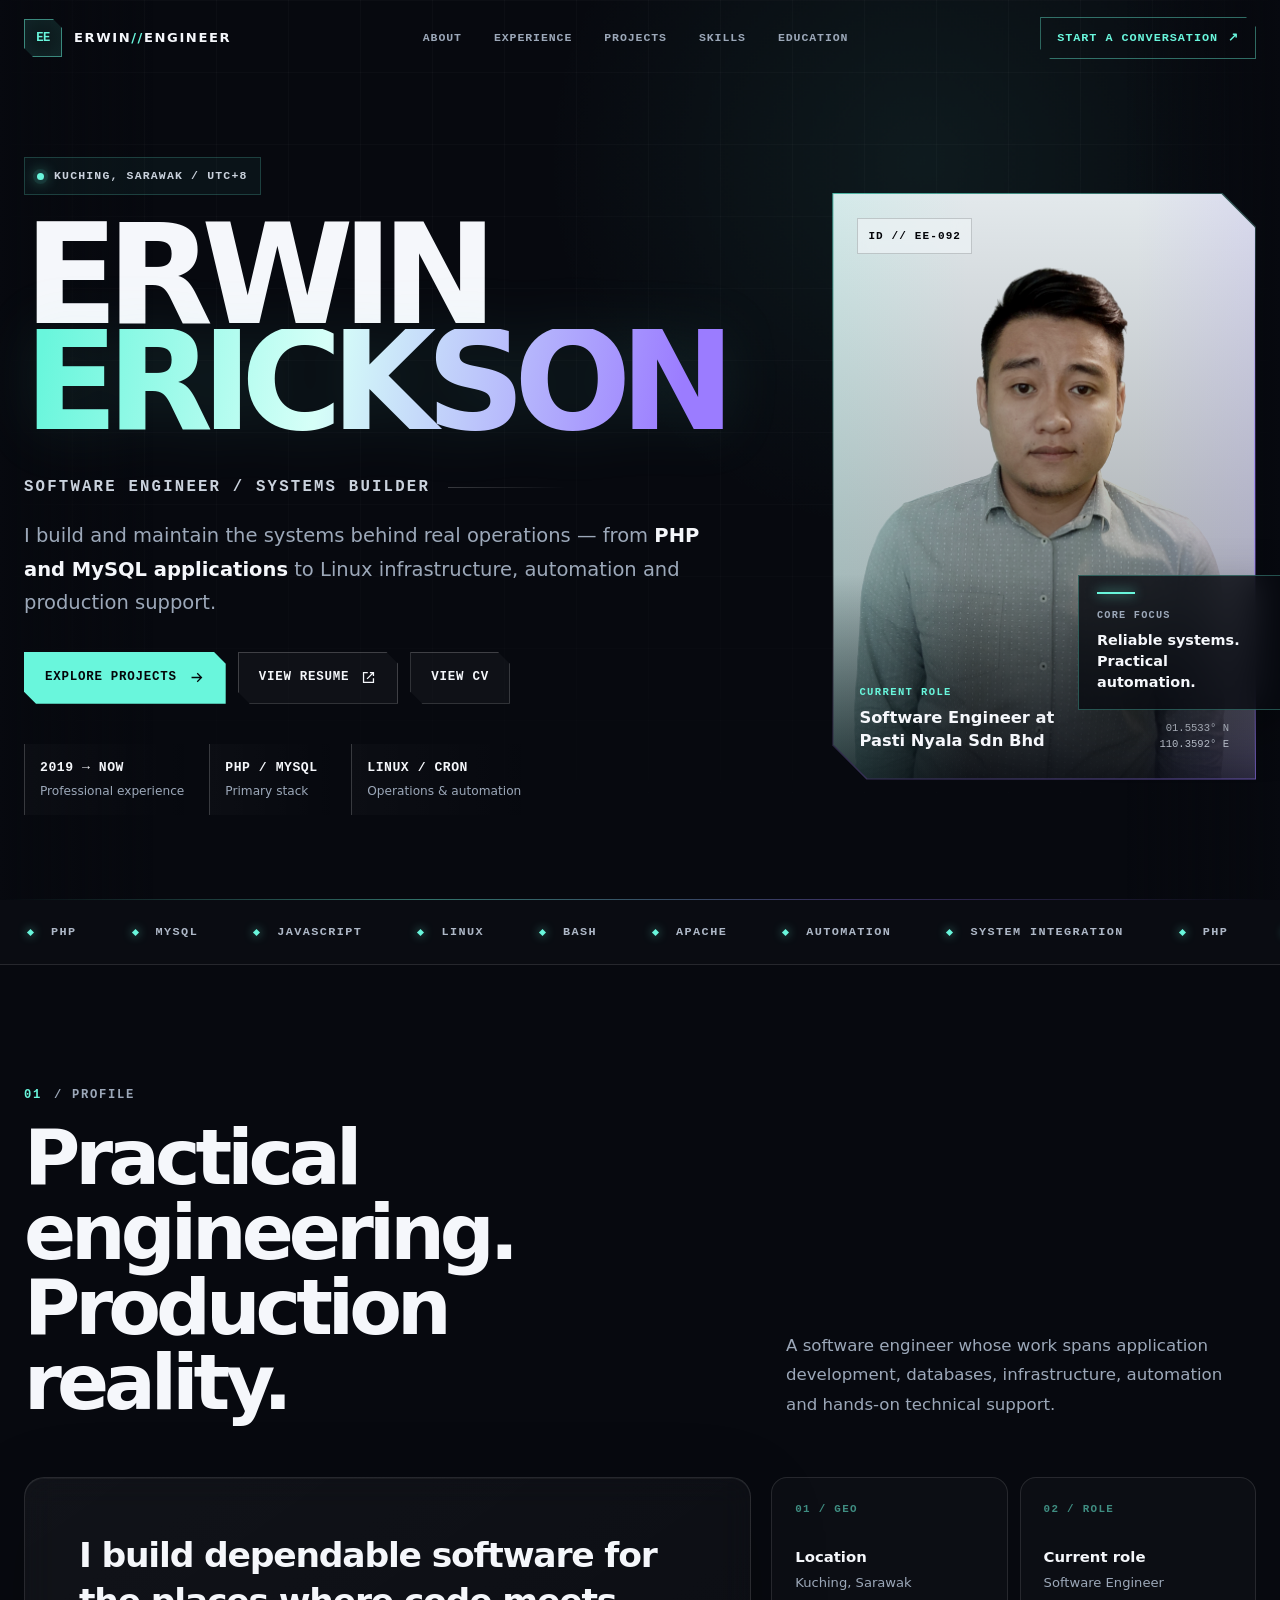
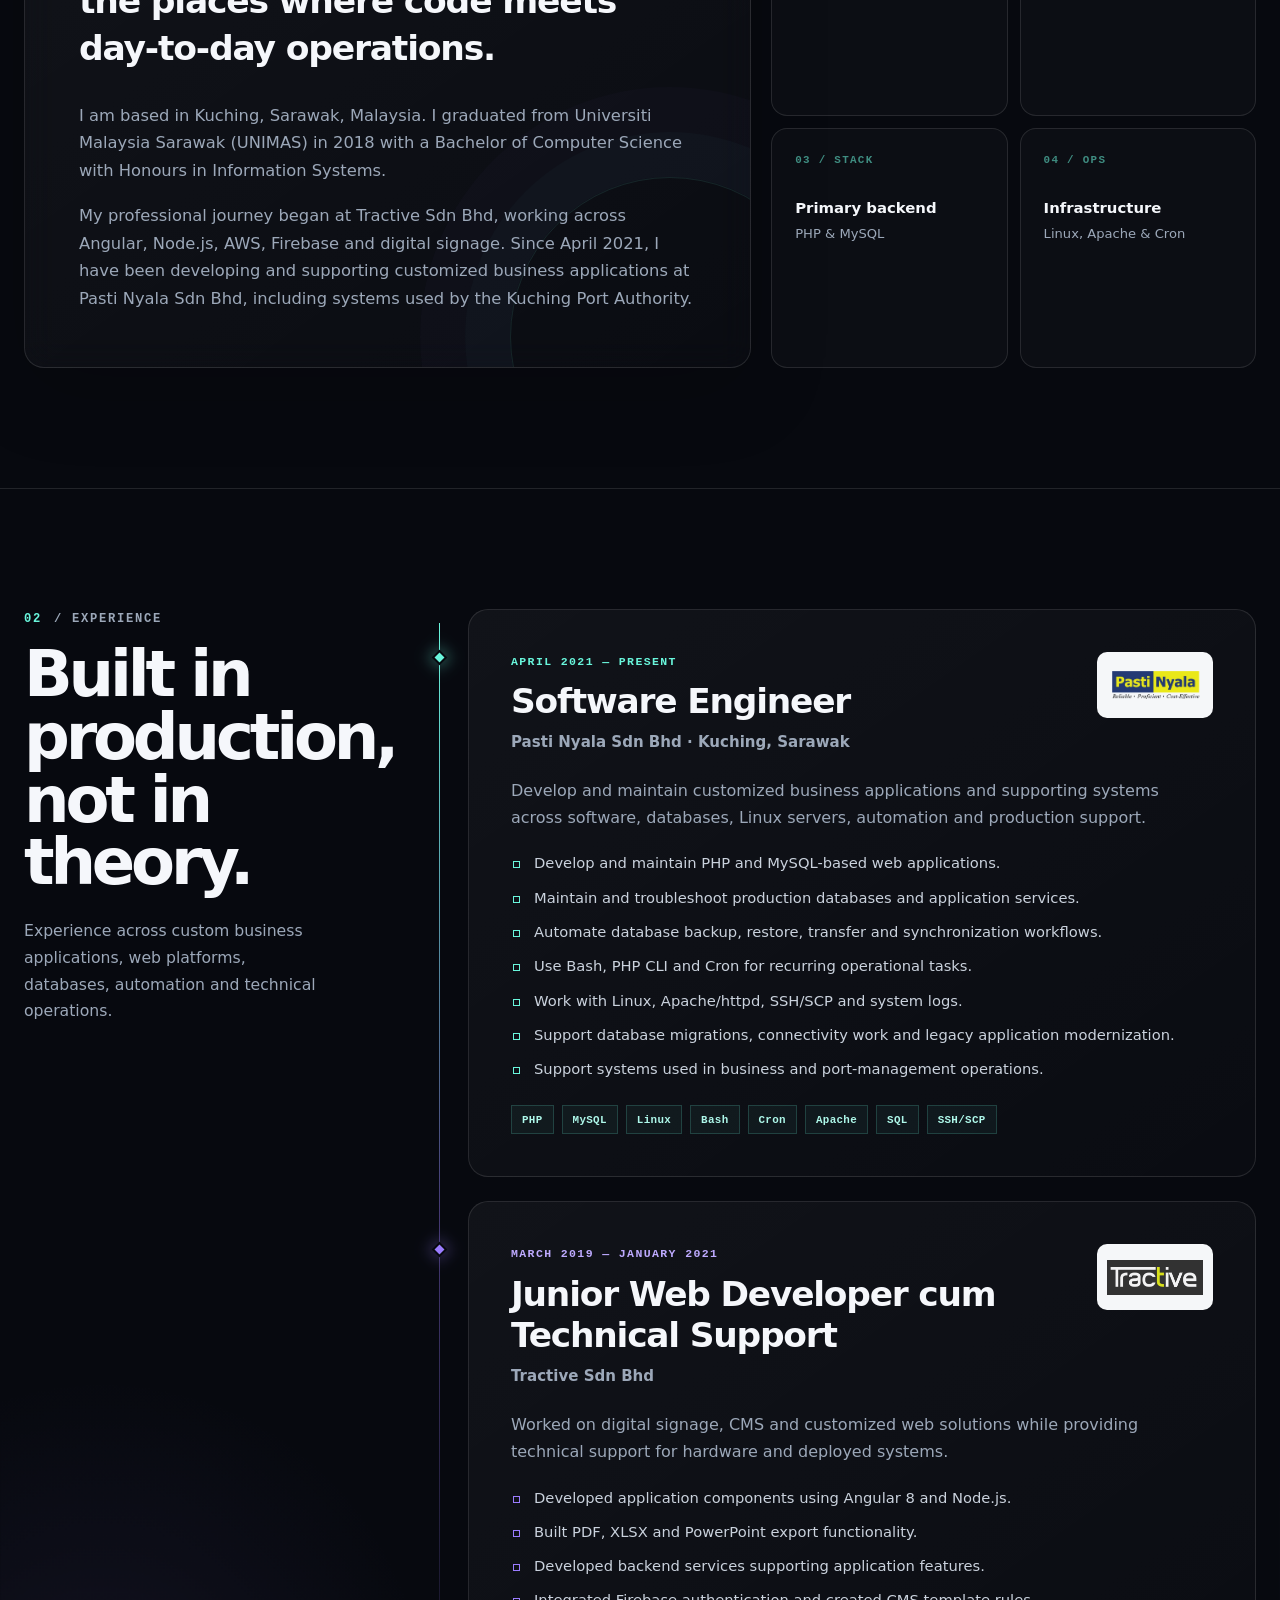
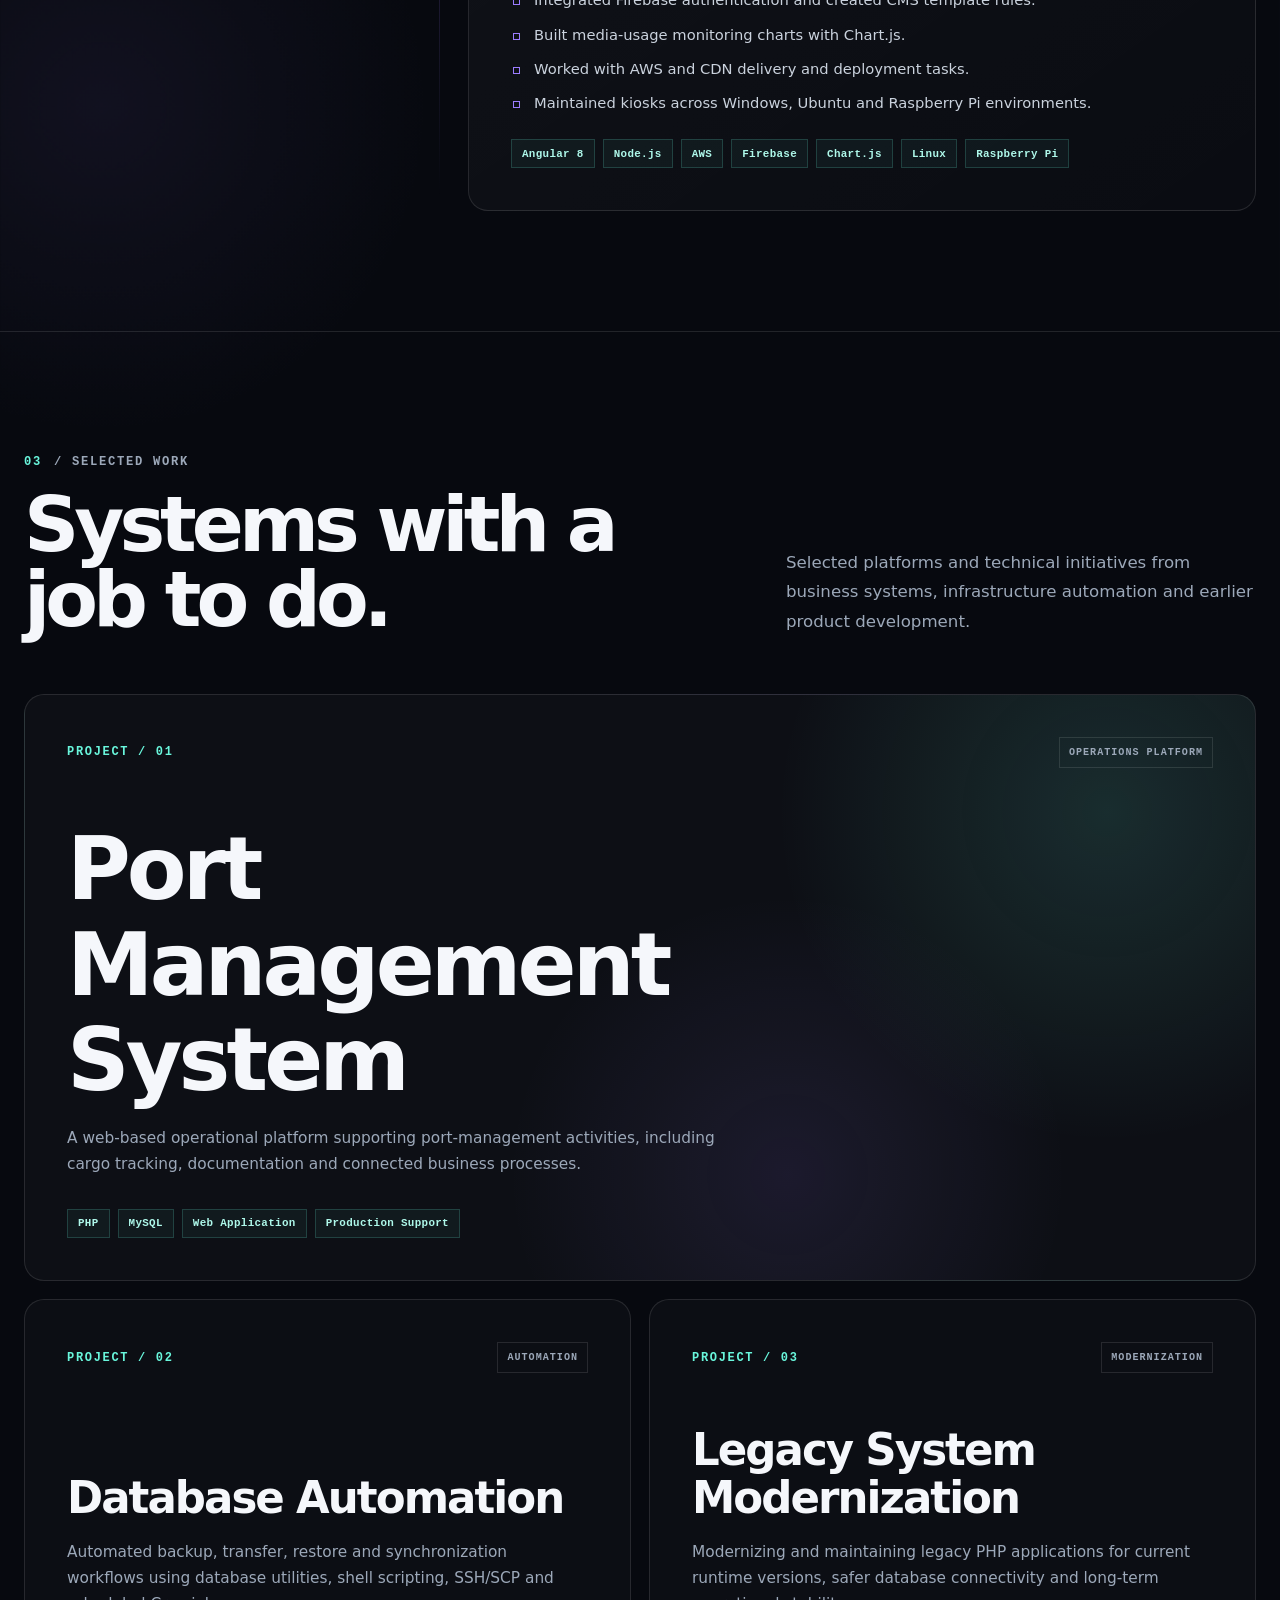
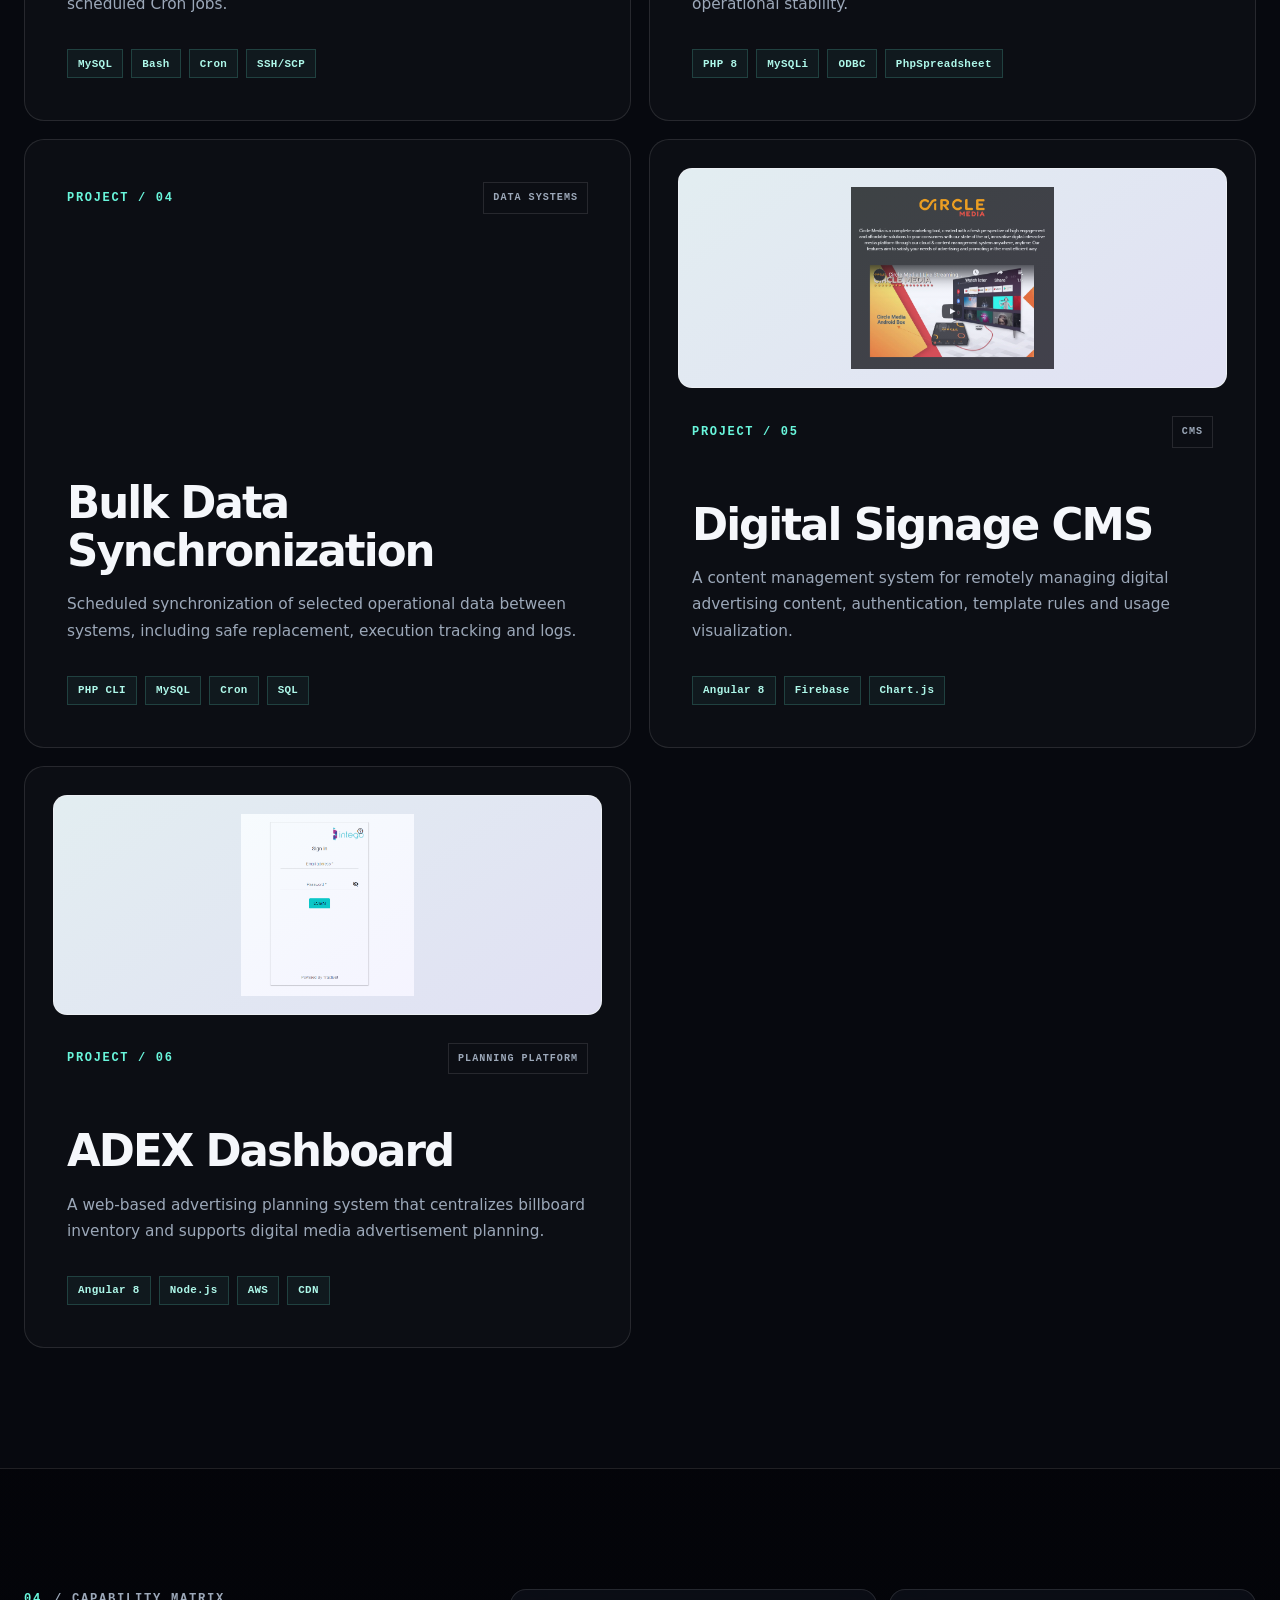
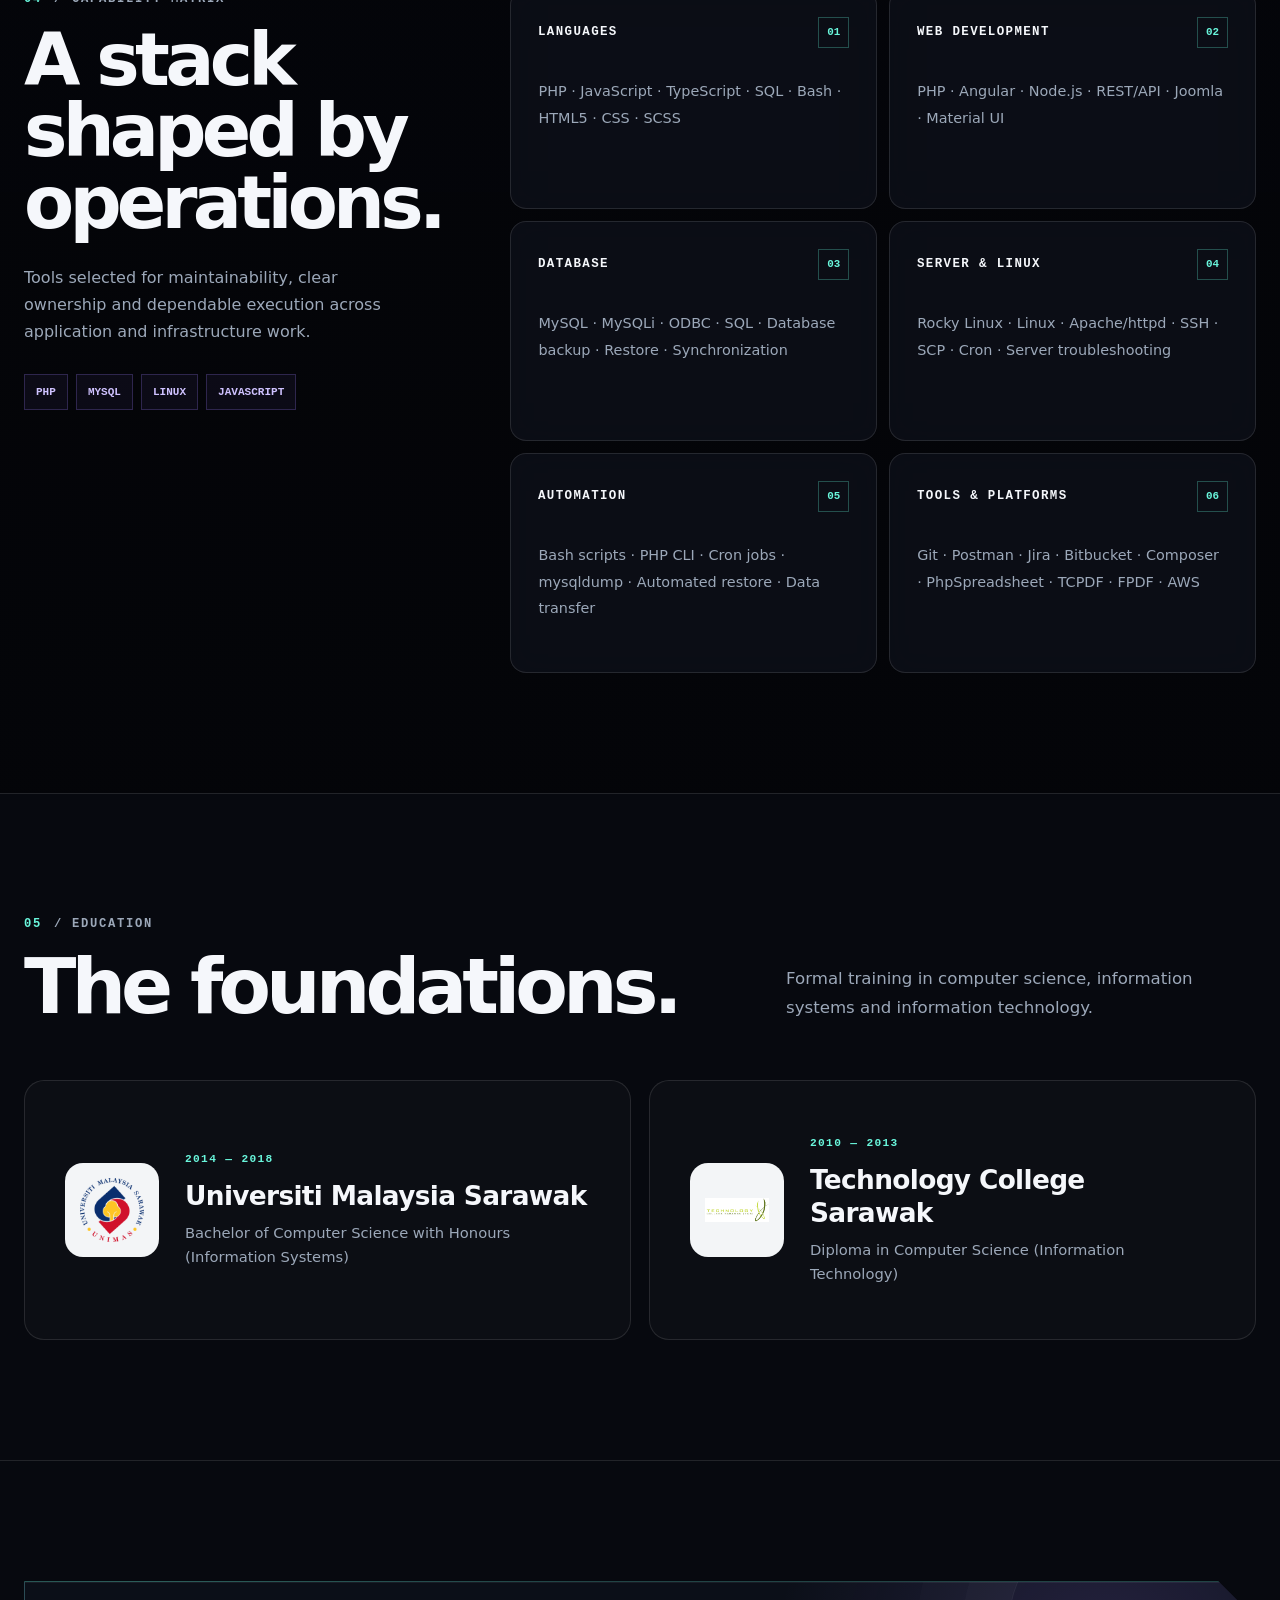
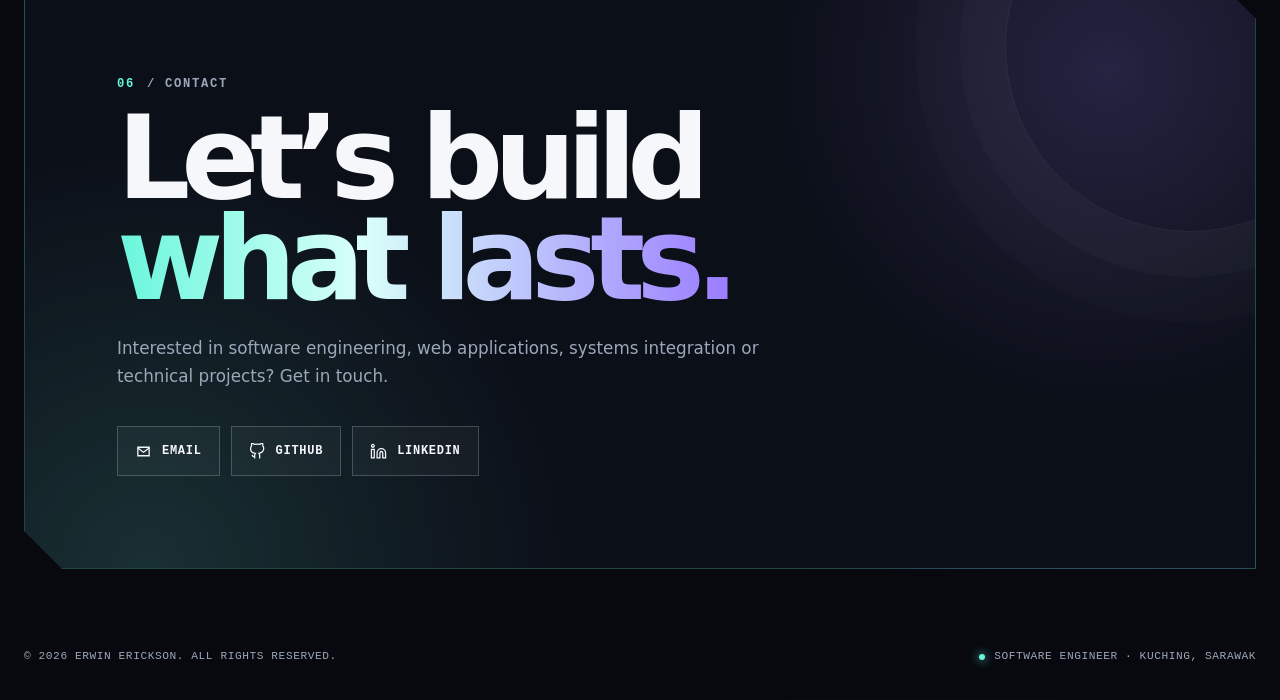
<file: index.html>
<!DOCTYPE html>
<html lang="en">
<head>
    <meta charset="UTF-8">
    <meta name="viewport" content="width=device-width, initial-scale=1.0">
    <meta name="description" content="Erwin Erickson — Software Engineer in Kuching, Sarawak, building dependable web applications, database automation, Linux infrastructure and production systems.">
    <meta name="author" content="Erwin Erickson">
    <meta name="theme-color" content="#07090f">
    <meta name="color-scheme" content="dark">
    <title>Erwin Erickson | Software Engineer</title>
    <script>document.documentElement.classList.add('js');</script>

    <style>
        :root {
            --bg: #07090f;
            --bg-deep: #040509;
            --surface: rgba(15, 19, 29, 0.78);
            --surface-solid: #0f131d;
            --surface-2: #141a26;
            --text: #f5f7fb;
            --muted: #9ca8b9;
            --soft: #cad2dd;
            --line: rgba(255, 255, 255, 0.11);
            --line-strong: rgba(255, 255, 255, 0.2);
            --cyan: #69f6dc;
            --cyan-dark: #24cdb2;
            --violet: #9b7cff;
            --blue: #58a6ff;
            --danger: #ff6b91;
            --max-width: 1240px;
            --header-height: 76px;
            --mx: 72vw;
            --my: 18vh;
            --radius: 20px;
            --ease: cubic-bezier(.2, .75, .25, 1);
        }

        *,
        *::before,
        *::after {
            box-sizing: border-box;
        }

        html {
            scroll-behavior: smooth;
            scroll-padding-top: calc(var(--header-height) + 24px);
        }

        body {
            min-width: 320px;
            margin: 0;
            overflow-x: clip;
            background:
                radial-gradient(900px circle at var(--mx) var(--my), rgba(105, 246, 220, 0.075), transparent 42%),
                radial-gradient(750px circle at 8% 38%, rgba(155, 124, 255, 0.07), transparent 44%),
                var(--bg);
            color: var(--text);
            font-family: Inter, ui-sans-serif, system-ui, -apple-system, BlinkMacSystemFont, "Segoe UI", sans-serif;
            font-size: 16px;
            line-height: 1.7;
            -webkit-font-smoothing: antialiased;
            text-rendering: optimizeLegibility;
        }

        body.menu-open {
            overflow: hidden;
        }

        body::before {
            position: fixed;
            inset: 0;
            z-index: -2;
            background-image:
                linear-gradient(rgba(255, 255, 255, 0.025) 1px, transparent 1px),
                linear-gradient(90deg, rgba(255, 255, 255, 0.025) 1px, transparent 1px);
            background-size: 72px 72px;
            content: "";
            pointer-events: none;
            -webkit-mask-image: linear-gradient(to bottom, black 0%, rgba(0, 0, 0, .75) 60%, transparent 100%);
            mask-image: linear-gradient(to bottom, black 0%, rgba(0, 0, 0, .75) 60%, transparent 100%);
        }

        body::after {
            position: fixed;
            inset: 0;
            z-index: -1;
            background: linear-gradient(90deg, var(--bg) 0%, transparent 12%, transparent 88%, var(--bg) 100%);
            content: "";
            pointer-events: none;
        }

        ::selection {
            background: var(--cyan);
            color: var(--bg-deep);
        }

        a {
            color: inherit;
            text-decoration: none;
        }

        img {
            display: block;
            max-width: 100%;
        }

        button,
        a {
            -webkit-tap-highlight-color: transparent;
        }

        button {
            font: inherit;
        }

        :focus-visible {
            outline: 2px solid var(--cyan);
            outline-offset: 4px;
        }

        .skip-link {
            position: fixed;
            top: 12px;
            left: 12px;
            z-index: 3000;
            padding: 10px 15px;
            transform: translateY(-160%);
            border-radius: 8px;
            background: var(--cyan);
            color: var(--bg-deep);
            font-weight: 800;
            transition: transform .2s ease;
        }

        .skip-link:focus {
            transform: translateY(0);
        }

        .scroll-progress {
            position: fixed;
            top: 0;
            left: 0;
            z-index: 2500;
            width: 100%;
            height: 2px;
            transform: scaleX(0);
            transform-origin: left;
            background: linear-gradient(90deg, var(--cyan), var(--blue), var(--violet));
            box-shadow: 0 0 18px rgba(105, 246, 220, .65);
        }

        .container {
            width: min(calc(100% - 48px), var(--max-width));
            margin-inline: auto;
        }

        .mono {
            font-family: "Cascadia Code", "SFMono-Regular", Consolas, "Liberation Mono", monospace;
        }

        .eyebrow {
            display: inline-flex;
            align-items: center;
            gap: 10px;
            margin: 0 0 20px;
            color: var(--cyan);
            font-family: "Cascadia Code", "SFMono-Regular", Consolas, monospace;
            font-size: .78rem;
            font-weight: 700;
            letter-spacing: .15em;
            line-height: 1.4;
            text-transform: uppercase;
        }

        .eyebrow::before {
            width: 28px;
            height: 1px;
            background: currentColor;
            box-shadow: 0 0 12px currentColor;
            content: "";
        }

        .section-shell {
            position: relative;
            padding: 120px 0;
        }

        .section-shell + .section-shell {
            border-top: 1px solid var(--line);
        }

        .section-head {
            display: grid;
            grid-template-columns: minmax(0, 1fr) minmax(280px, 470px);
            gap: 64px;
            align-items: end;
            margin-bottom: 56px;
        }

        .section-index {
            display: flex;
            align-items: center;
            gap: 12px;
            margin-bottom: 14px;
            color: var(--cyan);
            font-family: "Cascadia Code", "SFMono-Regular", Consolas, monospace;
            font-size: .76rem;
            font-weight: 700;
            letter-spacing: .14em;
            text-transform: uppercase;
        }

        .section-index span {
            color: var(--muted);
        }

        h1,
        h2,
        h3,
        p {
            margin-top: 0;
        }

        h2 {
            max-width: 800px;
            margin-bottom: 0;
            font-size: clamp(2.6rem, 6vw, 5.8rem);
            font-weight: 760;
            letter-spacing: -.065em;
            line-height: .98;
        }

        .section-intro {
            margin-bottom: 2px;
            color: var(--muted);
            font-size: 1.04rem;
            line-height: 1.75;
        }

        .panel {
            border: 1px solid var(--line);
            background: linear-gradient(145deg, rgba(255, 255, 255, .045), rgba(255, 255, 255, .015));
            box-shadow: inset 0 1px 0 rgba(255, 255, 255, .045), 0 22px 80px rgba(0, 0, 0, .18);
            backdrop-filter: blur(16px);
        }

        /* Header */
        .site-header {
            position: fixed;
            top: 0;
            right: 0;
            left: 0;
            z-index: 2000;
            border-bottom: 1px solid transparent;
            transition: background .25s ease, border-color .25s ease;
        }

        .site-header.is-scrolled {
            border-color: var(--line);
            background: rgba(7, 9, 15, .78);
            backdrop-filter: blur(20px) saturate(135%);
        }

        .nav {
            position: relative;
            display: flex;
            min-height: var(--header-height);
            align-items: center;
            justify-content: space-between;
            gap: 28px;
        }

        .brand {
            display: inline-flex;
            align-items: center;
            gap: 12px;
            min-width: max-content;
            font-size: .82rem;
            font-weight: 800;
            letter-spacing: .12em;
            line-height: 1;
        }

        .brand-mark {
            display: grid;
            width: 38px;
            height: 38px;
            place-items: center;
            border: 1px solid rgba(105, 246, 220, .5);
            background: rgba(105, 246, 220, .08);
            color: var(--cyan);
            font-family: "Cascadia Code", "SFMono-Regular", Consolas, monospace;
            font-size: .76rem;
            letter-spacing: -.04em;
            box-shadow: inset 0 0 18px rgba(105, 246, 220, .06), 0 0 24px rgba(105, 246, 220, .07);
            clip-path: polygon(0 0, calc(100% - 9px) 0, 100% 9px, 100% 100%, 9px 100%, 0 calc(100% - 9px));
        }

        .brand-slash {
            color: var(--cyan);
        }

        .nav-links {
            display: flex;
            align-items: center;
            gap: 6px;
            margin: 0;
            padding: 0;
            list-style: none;
        }

        .nav-links a {
            position: relative;
            display: block;
            padding: 12px 13px;
            color: var(--muted);
            font-family: "Cascadia Code", "SFMono-Regular", Consolas, monospace;
            font-size: .72rem;
            font-weight: 700;
            letter-spacing: .08em;
            text-transform: uppercase;
            transition: color .2s ease;
        }

        .nav-links a::after {
            position: absolute;
            right: 13px;
            bottom: 5px;
            left: 13px;
            height: 1px;
            transform: scaleX(0);
            transform-origin: left;
            background: var(--cyan);
            box-shadow: 0 0 9px var(--cyan);
            content: "";
            transition: transform .25s var(--ease);
        }

        .nav-links a:hover,
        .nav-links a.is-active {
            color: var(--text);
        }

        .nav-links a:hover::after,
        .nav-links a.is-active::after {
            transform: scaleX(1);
        }

        .nav-cta {
            display: inline-flex;
            min-height: 42px;
            align-items: center;
            gap: 10px;
            padding: 0 16px;
            border: 1px solid rgba(105, 246, 220, .42);
            color: var(--cyan);
            font-family: "Cascadia Code", "SFMono-Regular", Consolas, monospace;
            font-size: .74rem;
            font-weight: 700;
            letter-spacing: .08em;
            text-transform: uppercase;
            transition: background .2s ease, color .2s ease, box-shadow .2s ease;
            clip-path: polygon(0 0, calc(100% - 10px) 0, 100% 10px, 100% 100%, 10px 100%, 0 calc(100% - 10px));
        }

        .nav-cta:hover {
            background: var(--cyan);
            color: var(--bg-deep);
            box-shadow: 0 0 30px rgba(105, 246, 220, .18);
        }

        .menu-toggle {
            display: none;
            width: 44px;
            height: 44px;
            cursor: pointer;
            border: 1px solid var(--line-strong);
            background: rgba(255, 255, 255, .03);
            color: var(--text);
        }

        .menu-toggle span,
        .menu-toggle::before,
        .menu-toggle::after {
            display: block;
            width: 19px;
            height: 1px;
            margin: 0 auto;
            background: currentColor;
            content: "";
            transition: transform .25s ease, opacity .2s ease;
        }

        .menu-toggle span {
            margin-block: 5px;
        }

        .menu-toggle[aria-expanded="true"]::before {
            transform: translateY(6px) rotate(45deg);
        }

        .menu-toggle[aria-expanded="true"] span {
            opacity: 0;
        }

        .menu-toggle[aria-expanded="true"]::after {
            transform: translateY(-6px) rotate(-45deg);
        }

        /* Hero */
        .hero {
            position: relative;
            display: grid;
            min-height: 100svh;
            align-items: center;
            padding: calc(var(--header-height) + 70px) 0 74px;
        }

        .hero::after {
            position: absolute;
            right: 0;
            bottom: 0;
            left: 0;
            height: 1px;
            background: linear-gradient(90deg, transparent, rgba(105, 246, 220, .45), rgba(155, 124, 255, .35), transparent);
            content: "";
        }

        .hero-grid {
            display: grid;
            grid-template-columns: minmax(0, 1.25fr) minmax(360px, .75fr);
            gap: clamp(54px, 8vw, 112px);
            align-items: center;
        }

        .hero-status {
            display: inline-flex;
            align-items: center;
            gap: 10px;
            margin-bottom: 28px;
            padding: 8px 12px;
            border: 1px solid rgba(105, 246, 220, .2);
            background: rgba(105, 246, 220, .045);
            color: var(--soft);
            font-family: "Cascadia Code", "SFMono-Regular", Consolas, monospace;
            font-size: .72rem;
            font-weight: 700;
            letter-spacing: .1em;
            text-transform: uppercase;
        }

        .status-dot {
            width: 7px;
            height: 7px;
            border-radius: 50%;
            background: var(--cyan);
            box-shadow: 0 0 0 4px rgba(105, 246, 220, .08), 0 0 14px var(--cyan);
            animation: pulse 2.6s ease-in-out infinite;
        }

        .hero h1 {
            max-width: 900px;
            margin: 0 0 26px;
            font-size: clamp(4.4rem, 10.8vw, 10.2rem);
            font-weight: 800;
            letter-spacing: -.085em;
            line-height: .77;
            text-transform: uppercase;
        }

        .hero h1 .first-name {
            display: block;
            color: var(--text);
        }

        .hero h1 .last-name {
            display: block;
            padding-bottom: .09em;
            background: linear-gradient(100deg, var(--cyan) 3%, #d6fff8 42%, var(--violet) 92%);
            -webkit-background-clip: text;
            background-clip: text;
            color: transparent;
            filter: drop-shadow(0 0 28px rgba(105, 246, 220, .1));
        }

        .hero-role {
            display: flex;
            align-items: center;
            gap: 18px;
            margin: 0 0 18px;
            color: var(--soft);
            font-family: "Cascadia Code", "SFMono-Regular", Consolas, monospace;
            font-size: clamp(.8rem, 1.4vw, .98rem);
            font-weight: 700;
            letter-spacing: .14em;
            text-transform: uppercase;
        }

        .hero-role::after {
            width: min(120px, 16vw);
            height: 1px;
            background: linear-gradient(90deg, var(--line-strong), transparent);
            content: "";
        }

        .hero-description {
            max-width: 710px;
            margin-bottom: 32px;
            color: var(--muted);
            font-size: clamp(1.04rem, 1.8vw, 1.22rem);
            line-height: 1.72;
        }

        .hero-description strong {
            color: var(--text);
            font-weight: 650;
        }

        .hero-actions {
            display: flex;
            flex-wrap: wrap;
            gap: 12px;
            margin-bottom: 40px;
        }

        .button {
            display: inline-flex;
            min-height: 52px;
            align-items: center;
            justify-content: center;
            gap: 11px;
            padding: 0 20px;
            border: 1px solid transparent;
            background: var(--cyan);
            color: var(--bg-deep);
            font-family: "Cascadia Code", "SFMono-Regular", Consolas, monospace;
            font-size: .78rem;
            font-weight: 800;
            letter-spacing: .06em;
            text-transform: uppercase;
            transition: transform .25s var(--ease), box-shadow .25s ease, background .25s ease, border-color .25s ease;
            clip-path: polygon(0 0, calc(100% - 12px) 0, 100% 12px, 100% 100%, 12px 100%, 0 calc(100% - 12px));
        }

        .button:hover {
            transform: translateY(-3px);
            box-shadow: 0 12px 34px rgba(105, 246, 220, .18);
        }

        .button.secondary {
            border-color: var(--line-strong);
            background: rgba(255, 255, 255, .035);
            color: var(--text);
        }

        .button.secondary:hover {
            border-color: rgba(105, 246, 220, .45);
            background: rgba(105, 246, 220, .07);
        }

        .button svg,
        .contact-link svg {
            width: 17px;
            height: 17px;
            flex: 0 0 auto;
        }

        .hero-metrics {
            display: flex;
            flex-wrap: wrap;
            gap: 10px;
            margin: 0;
            padding: 0;
            list-style: none;
        }

        .hero-metrics li {
            min-width: 132px;
            padding: 13px 15px;
            border-left: 1px solid var(--line-strong);
            background: linear-gradient(90deg, rgba(255, 255, 255, .025), transparent);
        }

        .hero-metrics strong {
            display: block;
            color: var(--text);
            font-family: "Cascadia Code", "SFMono-Regular", Consolas, monospace;
            font-size: .82rem;
            font-weight: 800;
            letter-spacing: .04em;
        }

        .hero-metrics span {
            display: block;
            margin-top: 2px;
            color: var(--muted);
            font-size: .76rem;
        }

        .hero-visual {
            position: relative;
            width: min(100%, 465px);
            justify-self: end;
            perspective: 1000px;
        }

        .portrait-shell {
            position: relative;
            padding: 1px;
            background: linear-gradient(145deg, rgba(105, 246, 220, .72), rgba(255, 255, 255, .08) 48%, rgba(155, 124, 255, .64));
            box-shadow: 0 38px 100px rgba(0, 0, 0, .38), 0 0 80px rgba(105, 246, 220, .07);
            transition: transform .25s ease-out;
            clip-path: polygon(0 0, calc(100% - 34px) 0, 100% 34px, 100% 100%, 34px 100%, 0 calc(100% - 34px));
            transform-style: preserve-3d;
        }

        .portrait-panel {
            position: relative;
            overflow: hidden;
            min-height: 585px;
            background:
                linear-gradient(180deg, rgba(7, 9, 15, .02), rgba(7, 9, 15, .38)),
                #e7edf0;
            clip-path: inherit;
        }

        .portrait-panel::before {
            position: absolute;
            inset: 0;
            z-index: 1;
            background:
                linear-gradient(90deg, rgba(105, 246, 220, .12), transparent 32%, transparent 72%, rgba(155, 124, 255, .13)),
                linear-gradient(180deg, transparent 65%, rgba(7, 9, 15, .86));
            content: "";
            pointer-events: none;
        }

        .portrait-panel::after {
            position: absolute;
            top: 0;
            right: 0;
            bottom: 0;
            z-index: 2;
            width: 1px;
            background: linear-gradient(transparent, var(--violet), transparent);
            content: "";
            opacity: .7;
            animation: scan 5s ease-in-out infinite;
        }

        .portrait-panel img {
            position: absolute;
            inset: 0;
            width: 100%;
            height: 100%;
            object-fit: cover;
            object-position: center top;
            filter: saturate(.85) contrast(1.03);
            mix-blend-mode: multiply;
        }

        .portrait-code {
            position: absolute;
            top: 24px;
            left: 24px;
            z-index: 3;
            display: inline-flex;
            align-items: center;
            gap: 8px;
            padding: 8px 10px;
            border: 1px solid rgba(7, 9, 15, .18);
            background: rgba(237, 243, 245, .72);
            color: var(--bg-deep);
            font-family: "Cascadia Code", "SFMono-Regular", Consolas, monospace;
            font-size: .69rem;
            font-weight: 800;
            letter-spacing: .1em;
            backdrop-filter: blur(9px);
        }

        .portrait-caption {
            position: absolute;
            right: 26px;
            bottom: 26px;
            left: 26px;
            z-index: 3;
            display: flex;
            align-items: end;
            justify-content: space-between;
            gap: 20px;
        }

        .portrait-caption small {
            display: block;
            margin-bottom: 5px;
            color: var(--cyan);
            font-family: "Cascadia Code", "SFMono-Regular", Consolas, monospace;
            font-size: .66rem;
            font-weight: 700;
            letter-spacing: .13em;
            text-transform: uppercase;
        }

        .portrait-caption strong {
            display: block;
            max-width: 230px;
            font-size: 1.02rem;
            line-height: 1.4;
        }

        .portrait-caption .coordinates {
            color: #c4cbd7;
            font-family: "Cascadia Code", "SFMono-Regular", Consolas, monospace;
            font-size: .66rem;
            line-height: 1.5;
            text-align: right;
        }

        .floating-card {
            position: absolute;
            right: -32px;
            bottom: 70px;
            z-index: 4;
            width: 210px;
            padding: 16px 18px;
            border: 1px solid rgba(105, 246, 220, .3);
            background: rgba(7, 9, 15, .82);
            box-shadow: 0 18px 50px rgba(0, 0, 0, .34);
            backdrop-filter: blur(18px);
        }

        .floating-card::before {
            display: block;
            width: 38px;
            height: 2px;
            margin-bottom: 13px;
            background: var(--cyan);
            box-shadow: 0 0 12px var(--cyan);
            content: "";
        }

        .floating-card small {
            display: block;
            color: var(--muted);
            font-family: "Cascadia Code", "SFMono-Regular", Consolas, monospace;
            font-size: .64rem;
            font-weight: 700;
            letter-spacing: .12em;
            text-transform: uppercase;
        }

        .floating-card strong {
            display: block;
            margin-top: 5px;
            color: var(--text);
            font-size: .9rem;
            line-height: 1.45;
        }

        .side-code {
            position: absolute;
            top: 16px;
            right: -62px;
            color: rgba(255, 255, 255, .32);
            font-family: "Cascadia Code", "SFMono-Regular", Consolas, monospace;
            font-size: .62rem;
            font-weight: 700;
            letter-spacing: .16em;
            text-transform: uppercase;
            writing-mode: vertical-rl;
        }

        .tech-strip {
            overflow: hidden;
            border-bottom: 1px solid var(--line);
            background: rgba(255, 255, 255, .015);
        }

        .tech-track {
            display: flex;
            width: max-content;
            animation: marquee 34s linear infinite;
        }

        .tech-list {
            display: flex;
            margin: 0;
            padding: 0;
            list-style: none;
        }

        .tech-list li {
            display: flex;
            min-height: 64px;
            align-items: center;
            gap: 18px;
            padding: 0 28px;
            color: #aeb8c7;
            font-family: "Cascadia Code", "SFMono-Regular", Consolas, monospace;
            font-size: .74rem;
            font-weight: 700;
            letter-spacing: .12em;
            text-transform: uppercase;
            white-space: nowrap;
        }

        .tech-list li::before {
            width: 5px;
            height: 5px;
            transform: rotate(45deg);
            background: var(--cyan);
            box-shadow: 0 0 10px rgba(105, 246, 220, .7);
            content: "";
        }

        /* About */
        .about-layout {
            display: grid;
            grid-template-columns: minmax(0, 1.2fr) minmax(390px, .8fr);
            gap: 20px;
        }

        .about-copy {
            position: relative;
            padding: clamp(28px, 5vw, 54px);
            overflow: hidden;
            border-radius: var(--radius);
        }

        .about-copy::after {
            position: absolute;
            right: -80px;
            bottom: -130px;
            width: 320px;
            height: 320px;
            border: 1px solid rgba(105, 246, 220, .1);
            border-radius: 50%;
            box-shadow: 0 0 0 45px rgba(105, 246, 220, .02), 0 0 0 90px rgba(155, 124, 255, .018);
            content: "";
            pointer-events: none;
        }

        .about-lead {
            position: relative;
            z-index: 1;
            max-width: 780px;
            margin-bottom: 30px;
            color: var(--text);
            font-size: clamp(1.4rem, 2.7vw, 2.3rem);
            font-weight: 580;
            letter-spacing: -.035em;
            line-height: 1.35;
        }

        .about-copy p:not(.about-lead) {
            position: relative;
            z-index: 1;
            max-width: 760px;
            margin-bottom: 17px;
            color: var(--muted);
            font-size: 1.02rem;
        }

        .about-copy p:last-child {
            margin-bottom: 0;
        }

        .facts-grid {
            display: grid;
            grid-template-columns: repeat(2, minmax(0, 1fr));
            gap: 12px;
        }

        .fact {
            position: relative;
            min-height: 160px;
            padding: 23px;
            overflow: hidden;
            border: 1px solid var(--line);
            border-radius: 16px;
            background: rgba(255, 255, 255, .025);
            transition: transform .25s var(--ease), border-color .25s ease, background .25s ease;
        }

        .fact:hover {
            transform: translateY(-4px);
            border-color: rgba(105, 246, 220, .3);
            background: rgba(105, 246, 220, .04);
        }

        .fact .fact-number {
            display: block;
            margin-bottom: 30px;
            color: rgba(105, 246, 220, .55);
            font-family: "Cascadia Code", "SFMono-Regular", Consolas, monospace;
            font-size: .68rem;
            font-weight: 800;
            letter-spacing: .12em;
        }

        .fact strong {
            display: block;
            margin-bottom: 5px;
            font-size: .93rem;
            line-height: 1.4;
        }

        .fact span {
            display: block;
            color: var(--muted);
            font-size: .82rem;
            line-height: 1.5;
        }

        /* Experience */
        .experience-layout {
            display: grid;
            grid-template-columns: 310px minmax(0, 1fr);
            gap: clamp(44px, 8vw, 100px);
            align-items: start;
        }

        .experience-aside {
            position: sticky;
            top: calc(var(--header-height) + 36px);
        }

        .experience-aside h2 {
            font-size: clamp(2.8rem, 5vw, 5.2rem);
        }

        .experience-aside p {
            margin: 24px 0 0;
            color: var(--muted);
            font-size: .98rem;
        }

        .timeline {
            position: relative;
            display: grid;
            gap: 24px;
            padding-left: 34px;
        }

        .timeline::before {
            position: absolute;
            top: 14px;
            bottom: 14px;
            left: 5px;
            width: 1px;
            background: linear-gradient(var(--cyan), rgba(155, 124, 255, .42), transparent);
            content: "";
        }

        .job-card {
            position: relative;
            padding: clamp(26px, 4vw, 42px);
            border: 1px solid var(--line);
            border-radius: var(--radius);
            background: linear-gradient(145deg, rgba(255, 255, 255, .044), rgba(255, 255, 255, .014));
            transition: border-color .25s ease, transform .25s var(--ease);
        }

        .job-card::before {
            position: absolute;
            top: 42px;
            left: -34px;
            width: 11px;
            height: 11px;
            transform: translateX(-1px) rotate(45deg);
            border: 2px solid var(--bg);
            background: var(--cyan);
            box-shadow: 0 0 16px rgba(105, 246, 220, .72);
            content: "";
        }

        .job-card:nth-child(2)::before {
            background: var(--violet);
            box-shadow: 0 0 16px rgba(155, 124, 255, .64);
        }

        .job-card:hover {
            transform: translateX(5px);
            border-color: rgba(105, 246, 220, .28);
        }

        .job-top {
            display: flex;
            align-items: flex-start;
            justify-content: space-between;
            gap: 24px;
            margin-bottom: 22px;
        }

        .job-date {
            margin-bottom: 10px;
            color: var(--cyan);
            font-family: "Cascadia Code", "SFMono-Regular", Consolas, monospace;
            font-size: .72rem;
            font-weight: 800;
            letter-spacing: .12em;
            text-transform: uppercase;
        }

        .job-card:nth-child(2) .job-date {
            color: #beaaff;
        }

        .job-card h3 {
            max-width: 630px;
            margin-bottom: 7px;
            font-size: clamp(1.45rem, 3vw, 2.15rem);
            letter-spacing: -.035em;
            line-height: 1.2;
        }

        .company {
            color: var(--muted);
            font-size: .94rem;
            font-weight: 650;
        }

        .company-logo {
            display: grid;
            width: 116px;
            min-width: 116px;
            height: 66px;
            padding: 10px;
            place-items: center;
            border-radius: 10px;
            background: #f5f7f9;
        }

        .company-logo img {
            width: 100%;
            height: 100%;
            object-fit: contain;
        }

        .job-card > p {
            margin-bottom: 20px;
            color: var(--muted);
        }

        .job-card ul {
            display: grid;
            gap: 10px;
            margin: 0;
            padding: 0;
            list-style: none;
        }

        .job-card li {
            position: relative;
            padding-left: 23px;
            color: var(--soft);
            font-size: .92rem;
            line-height: 1.65;
        }

        .job-card li::before {
            position: absolute;
            top: .68em;
            left: 2px;
            width: 7px;
            height: 7px;
            border: 1px solid var(--cyan);
            content: "";
        }

        .job-card:nth-child(2) li::before {
            border-color: var(--violet);
        }

        .tags {
            display: flex;
            flex-wrap: wrap;
            gap: 8px;
            margin-top: 24px;
        }

        .tag {
            display: inline-flex;
            min-height: 29px;
            align-items: center;
            padding: 0 10px;
            border: 1px solid rgba(105, 246, 220, .18);
            background: rgba(105, 246, 220, .045);
            color: #aef8ea;
            font-family: "Cascadia Code", "SFMono-Regular", Consolas, monospace;
            font-size: .68rem;
            font-weight: 700;
            letter-spacing: .03em;
        }

        /* Projects */
        .projects-grid {
            display: grid;
            grid-template-columns: repeat(2, minmax(0, 1fr));
            gap: 18px;
        }

        .project-card {
            position: relative;
            display: flex;
            min-height: 360px;
            flex-direction: column;
            justify-content: space-between;
            overflow: hidden;
            padding: clamp(26px, 4vw, 42px);
            border: 1px solid var(--line);
            border-radius: var(--radius);
            background: rgba(255, 255, 255, .024);
            transition: transform .3s var(--ease), border-color .3s ease, background .3s ease;
        }

        .project-card::before {
            position: absolute;
            top: 0;
            left: 0;
            width: 0;
            height: 2px;
            background: linear-gradient(90deg, var(--cyan), var(--violet));
            content: "";
            transition: width .45s var(--ease);
        }

        .project-card:hover {
            transform: translateY(-7px);
            border-color: rgba(105, 246, 220, .28);
            background: rgba(255, 255, 255, .038);
        }

        .project-card:hover::before {
            width: 100%;
        }

        .project-card.featured {
            grid-column: 1 / -1;
            min-height: 440px;
            background:
                radial-gradient(circle at 88% 20%, rgba(105, 246, 220, .13), transparent 28%),
                radial-gradient(circle at 62% 82%, rgba(155, 124, 255, .1), transparent 31%),
                rgba(255, 255, 255, .028);
        }

        .project-card.featured .project-content {
            max-width: 760px;
        }

        .project-card.featured h3 {
            max-width: 850px;
            font-size: clamp(2.8rem, 6.8vw, 6.5rem);
        }

        .project-topline {
            display: flex;
            align-items: center;
            justify-content: space-between;
            gap: 20px;
            margin-bottom: 54px;
        }

        .project-number {
            color: var(--cyan);
            font-family: "Cascadia Code", "SFMono-Regular", Consolas, monospace;
            font-size: .75rem;
            font-weight: 800;
            letter-spacing: .14em;
            text-transform: uppercase;
        }

        .project-type {
            padding: 6px 9px;
            border: 1px solid var(--line);
            color: var(--muted);
            font-family: "Cascadia Code", "SFMono-Regular", Consolas, monospace;
            font-size: .63rem;
            font-weight: 700;
            letter-spacing: .1em;
            text-transform: uppercase;
        }

        .project-card h3 {
            margin-bottom: 16px;
            font-size: clamp(1.65rem, 3.4vw, 3rem);
            letter-spacing: -.045em;
            line-height: 1.1;
        }

        .project-card p {
            max-width: 650px;
            margin-bottom: 0;
            color: var(--muted);
            font-size: .96rem;
        }

        .project-card .tags {
            margin-top: 32px;
        }

        .project-visual {
            position: relative;
            height: 220px;
            margin: -14px -14px 28px;
            overflow: hidden;
            border: 1px solid var(--line);
            border-radius: 14px;
            background: #e9edf2;
        }

        .project-visual::after {
            position: absolute;
            inset: 0;
            background: linear-gradient(145deg, rgba(105, 246, 220, .05), rgba(155, 124, 255, .11));
            content: "";
            pointer-events: none;
        }

        .project-visual img {
            width: 100%;
            height: 100%;
            padding: 18px;
            object-fit: contain;
            transition: transform .5s var(--ease);
        }

        .project-card:hover .project-visual img {
            transform: scale(1.035);
        }

        /* Skills */
        .skills-shell {
            background:
                linear-gradient(rgba(4, 5, 9, .92), rgba(4, 5, 9, .96)),
                url("https://erwinerickson.github.io/images/uhdblack.jpg") center / cover fixed;
        }

        .skills-layout {
            display: grid;
            grid-template-columns: minmax(280px, .68fr) minmax(0, 1.32fr);
            gap: clamp(45px, 8vw, 110px);
            align-items: start;
        }

        .skills-copy {
            position: sticky;
            top: calc(var(--header-height) + 36px);
        }

        .skills-copy h2 {
            margin-bottom: 26px;
            font-size: clamp(2.9rem, 5.7vw, 5.7rem);
        }

        .skills-copy p {
            max-width: 410px;
            color: var(--muted);
        }

        .stack-core {
            display: flex;
            flex-wrap: wrap;
            gap: 8px;
            margin-top: 28px;
        }

        .stack-core span {
            padding: 8px 11px;
            border: 1px solid rgba(155, 124, 255, .24);
            background: rgba(155, 124, 255, .06);
            color: #cfc2ff;
            font-family: "Cascadia Code", "SFMono-Regular", Consolas, monospace;
            font-size: .69rem;
            font-weight: 700;
        }

        .skill-grid {
            display: grid;
            grid-template-columns: repeat(2, minmax(0, 1fr));
            gap: 12px;
        }

        .skill-group {
            min-height: 220px;
            padding: 27px;
            border: 1px solid var(--line);
            border-radius: 16px;
            background: rgba(15, 19, 29, .68);
            backdrop-filter: blur(14px);
            transition: border-color .25s ease, background .25s ease;
        }

        .skill-group:hover {
            border-color: rgba(155, 124, 255, .34);
            background: rgba(21, 25, 38, .8);
        }

        .skill-head {
            display: flex;
            align-items: center;
            justify-content: space-between;
            gap: 16px;
            margin-bottom: 30px;
        }

        .skill-group h3 {
            margin: 0;
            color: var(--text);
            font-family: "Cascadia Code", "SFMono-Regular", Consolas, monospace;
            font-size: .78rem;
            letter-spacing: .11em;
            text-transform: uppercase;
        }

        .skill-icon {
            display: grid;
            width: 31px;
            height: 31px;
            place-items: center;
            border: 1px solid rgba(105, 246, 220, .28);
            color: var(--cyan);
            font-family: "Cascadia Code", "SFMono-Regular", Consolas, monospace;
            font-size: .68rem;
            font-weight: 800;
        }

        .skill-group p {
            margin: 0;
            color: var(--muted);
            font-size: .9rem;
            line-height: 1.85;
        }

        /* Education */
        .education-grid {
            display: grid;
            grid-template-columns: repeat(2, minmax(0, 1fr));
            gap: 18px;
        }

        .education-card {
            display: grid;
            grid-template-columns: 94px minmax(0, 1fr);
            gap: 26px;
            align-items: center;
            min-height: 260px;
            padding: clamp(26px, 4vw, 40px);
            border: 1px solid var(--line);
            border-radius: var(--radius);
            background: rgba(255, 255, 255, .025);
            transition: transform .25s var(--ease), border-color .25s ease;
        }

        .education-card:hover {
            transform: translateY(-5px);
            border-color: rgba(105, 246, 220, .25);
        }

        .education-logo {
            display: grid;
            width: 94px;
            height: 94px;
            padding: 15px;
            place-items: center;
            border-radius: 18px;
            background: #f3f5f7;
        }

        .education-logo img {
            width: 100%;
            height: 100%;
            object-fit: contain;
        }

        .education-date {
            display: block;
            margin-bottom: 10px;
            color: var(--cyan);
            font-family: "Cascadia Code", "SFMono-Regular", Consolas, monospace;
            font-size: .7rem;
            font-weight: 800;
            letter-spacing: .12em;
        }

        .education-card h3 {
            margin-bottom: 9px;
            font-size: clamp(1.2rem, 2.3vw, 1.65rem);
            letter-spacing: -.025em;
            line-height: 1.25;
        }

        .education-card p {
            margin: 0;
            color: var(--muted);
            font-size: .92rem;
            line-height: 1.65;
        }

        /* Contact */
        .contact-shell {
            padding-bottom: 50px;
        }

        .contact-card {
            position: relative;
            overflow: hidden;
            padding: clamp(38px, 8vw, 92px);
            border: 1px solid rgba(105, 246, 220, .23);
            background:
                radial-gradient(circle at 88% 15%, rgba(155, 124, 255, .18), transparent 28%),
                radial-gradient(circle at 10% 100%, rgba(105, 246, 220, .14), transparent 34%),
                rgba(15, 19, 29, .72);
            box-shadow: 0 35px 100px rgba(0, 0, 0, .3), inset 0 1px 0 rgba(255, 255, 255, .06);
            clip-path: polygon(0 0, calc(100% - 38px) 0, 100% 38px, 100% 100%, 38px 100%, 0 calc(100% - 38px));
        }

        .contact-card::after {
            position: absolute;
            top: -120px;
            right: -120px;
            width: 370px;
            height: 370px;
            border: 1px solid rgba(255, 255, 255, .07);
            border-radius: 50%;
            box-shadow: 0 0 0 45px rgba(255, 255, 255, .018), 0 0 0 90px rgba(255, 255, 255, .01);
            content: "";
            pointer-events: none;
        }

        .contact-card h2 {
            position: relative;
            z-index: 1;
            max-width: 980px;
            margin-bottom: 25px;
            font-size: clamp(3.4rem, 9vw, 9rem);
            letter-spacing: -.08em;
            line-height: .87;
        }

        .contact-card h2 span {
            background: linear-gradient(90deg, var(--cyan), #d9fff9 40%, var(--violet));
            -webkit-background-clip: text;
            background-clip: text;
            color: transparent;
        }

        .contact-card > p {
            position: relative;
            z-index: 1;
            max-width: 660px;
            margin-bottom: 35px;
            color: var(--muted);
            font-size: 1.05rem;
        }

        .contact-links {
            position: relative;
            z-index: 1;
            display: flex;
            flex-wrap: wrap;
            gap: 11px;
        }

        .contact-link {
            display: inline-flex;
            min-height: 50px;
            align-items: center;
            gap: 10px;
            padding: 0 17px;
            border: 1px solid var(--line-strong);
            background: rgba(255, 255, 255, .035);
            color: var(--text);
            font-family: "Cascadia Code", "SFMono-Regular", Consolas, monospace;
            font-size: .75rem;
            font-weight: 750;
            letter-spacing: .06em;
            text-transform: uppercase;
            transition: transform .22s var(--ease), border-color .22s ease, background .22s ease;
        }

        .contact-link:hover {
            transform: translateY(-3px);
            border-color: rgba(105, 246, 220, .5);
            background: rgba(105, 246, 220, .075);
        }

        .site-footer {
            padding: 28px 0 34px;
        }

        .footer-inner {
            display: flex;
            align-items: center;
            justify-content: space-between;
            gap: 24px;
            color: var(--muted);
            font-family: "Cascadia Code", "SFMono-Regular", Consolas, monospace;
            font-size: .7rem;
            letter-spacing: .05em;
            text-transform: uppercase;
        }

        .footer-status {
            display: inline-flex;
            align-items: center;
            gap: 9px;
        }

        .footer-status::before {
            width: 6px;
            height: 6px;
            border-radius: 50%;
            background: var(--cyan);
            box-shadow: 0 0 10px var(--cyan);
            content: "";
        }

        .js [data-reveal] {
            opacity: 0;
            transform: translateY(28px);
            transition: opacity .75s var(--ease), transform .75s var(--ease);
        }

        .js [data-reveal].is-visible {
            opacity: 1;
            transform: translateY(0);
        }

        [data-reveal-delay="1"] { transition-delay: .08s; }
        [data-reveal-delay="2"] { transition-delay: .16s; }
        [data-reveal-delay="3"] { transition-delay: .24s; }

        @keyframes pulse {
            0%, 100% { opacity: .75; transform: scale(.92); }
            50% { opacity: 1; transform: scale(1.08); }
        }

        @keyframes scan {
            0%, 100% { transform: translateX(0); opacity: .35; }
            50% { transform: translateX(-400px); opacity: .85; }
        }

        @keyframes marquee {
            to { transform: translateX(-50%); }
        }

        @media (max-width: 1160px) {
            .hero-grid {
                grid-template-columns: minmax(0, 1.1fr) minmax(320px, .72fr);
                gap: 52px;
            }

            .floating-card {
                right: -12px;
            }

            .side-code {
                display: none;
            }

            .about-layout {
                grid-template-columns: 1fr;
            }

            .facts-grid {
                grid-template-columns: repeat(4, minmax(0, 1fr));
            }

            .fact {
                min-height: 150px;
            }
        }

        @media (max-width: 960px) {
            :root {
                --header-height: 68px;
            }

            .container {
                width: min(calc(100% - 36px), var(--max-width));
            }

            .nav-cta {
                display: none;
            }

            .menu-toggle {
                display: block;
            }

            .nav-links {
                position: absolute;
                top: calc(100% + 1px);
                right: -18px;
                left: -18px;
                display: grid;
                gap: 0;
                padding: 14px 18px 22px;
                visibility: hidden;
                transform: translateY(-12px);
                border-bottom: 1px solid var(--line);
                background: rgba(7, 9, 15, .97);
                opacity: 0;
                box-shadow: 0 22px 50px rgba(0, 0, 0, .35);
                transition: opacity .22s ease, transform .22s ease, visibility .22s ease;
                backdrop-filter: blur(20px);
            }

            .nav-links.is-open {
                visibility: visible;
                transform: translateY(0);
                opacity: 1;
            }

            .nav-links a {
                padding: 14px 8px;
                border-bottom: 1px solid rgba(255, 255, 255, .065);
                font-size: .78rem;
            }

            .nav-links li:last-child a {
                border-bottom: 0;
            }

            .nav-links a::after {
                display: none;
            }

            .hero {
                min-height: auto;
                padding-top: calc(var(--header-height) + 76px);
            }

            .hero-grid {
                grid-template-columns: 1fr;
                gap: 68px;
            }

            .hero h1 {
                font-size: clamp(4.2rem, 15vw, 8rem);
            }

            .hero-visual {
                width: min(88%, 500px);
                justify-self: center;
            }

            .portrait-panel {
                min-height: 620px;
            }

            .section-shell {
                padding: 92px 0;
            }

            .section-head {
                grid-template-columns: 1fr;
                gap: 24px;
                margin-bottom: 42px;
            }

            .section-intro {
                max-width: 640px;
            }

            .facts-grid {
                grid-template-columns: repeat(2, minmax(0, 1fr));
            }

            .experience-layout,
            .skills-layout {
                grid-template-columns: 1fr;
                gap: 46px;
            }

            .experience-aside,
            .skills-copy {
                position: static;
            }

            .experience-aside p,
            .skills-copy p {
                max-width: 650px;
            }

            .project-card.featured {
                min-height: 400px;
            }

            .education-grid {
                grid-template-columns: 1fr;
            }
        }

        @media (max-width: 680px) {
            .container {
                width: min(calc(100% - 28px), var(--max-width));
            }

            .brand-text {
                display: none;
            }

            .hero {
                padding-top: calc(var(--header-height) + 54px);
            }

            .hero-status {
                font-size: .64rem;
                letter-spacing: .07em;
            }

            .hero h1 {
                margin-bottom: 24px;
                font-size: clamp(3.75rem, 19vw, 6.2rem);
                line-height: .8;
            }

            .hero-role {
                align-items: flex-start;
                flex-direction: column;
                gap: 9px;
            }

            .hero-role::after {
                width: 80px;
            }

            .hero-actions {
                display: grid;
                grid-template-columns: 1fr;
            }

            .button {
                width: 100%;
            }

            .hero-metrics {
                display: grid;
                grid-template-columns: repeat(2, minmax(0, 1fr));
            }

            .hero-metrics li {
                min-width: 0;
            }

            .hero-visual {
                width: 100%;
            }

            .portrait-panel {
                min-height: min(135vw, 575px);
            }

            .floating-card {
                right: 12px;
                bottom: 82px;
                width: 190px;
            }

            .portrait-caption {
                right: 20px;
                bottom: 21px;
                left: 20px;
            }

            .portrait-caption .coordinates {
                display: none;
            }

            .section-shell {
                padding: 76px 0;
            }

            h2 {
                font-size: clamp(2.45rem, 13vw, 4rem);
            }

            .about-copy {
                padding: 26px;
            }

            .facts-grid,
            .projects-grid,
            .skill-grid {
                grid-template-columns: 1fr;
            }

            .project-card,
            .project-card.featured {
                grid-column: auto;
                min-height: 360px;
            }

            .project-card.featured h3 {
                font-size: clamp(2.55rem, 13vw, 4.3rem);
            }

            .project-topline {
                margin-bottom: 40px;
            }

            .timeline {
                padding-left: 23px;
            }

            .timeline::before {
                left: 4px;
            }

            .job-card::before {
                left: -24px;
            }

            .job-top {
                display: grid;
            }

            .company-logo {
                width: 104px;
                min-width: 104px;
                height: 58px;
                grid-row: 1;
            }

            .education-card {
                grid-template-columns: 68px minmax(0, 1fr);
                gap: 18px;
                min-height: 220px;
            }

            .education-logo {
                width: 68px;
                height: 68px;
                padding: 10px;
                border-radius: 13px;
            }

            .contact-card h2 {
                font-size: clamp(3.15rem, 17vw, 5.4rem);
            }

            .contact-links {
                display: grid;
            }

            .contact-link {
                justify-content: center;
            }

            .footer-inner {
                align-items: flex-start;
                flex-direction: column;
            }
        }

        @media (max-width: 420px) {
            .hero-metrics {
                grid-template-columns: 1fr;
            }

            .facts-grid {
                grid-template-columns: 1fr;
            }

            .fact {
                min-height: 140px;
            }

            .portrait-code,
            .floating-card {
                display: none;
            }

            .education-card {
                grid-template-columns: 1fr;
            }
        }

        @media (prefers-reduced-motion: reduce) {
            html {
                scroll-behavior: auto;
            }

            *,
            *::before,
            *::after {
                scroll-behavior: auto !important;
                animation-duration: .01ms !important;
                animation-iteration-count: 1 !important;
                transition-duration: .01ms !important;
            }

            .js [data-reveal] {
                opacity: 1;
                transform: none;
            }
        }
    </style>
</head>

<body>
    <a class="skip-link" href="#main-content">Skip to content</a>
    <div class="scroll-progress" aria-hidden="true"></div>

    <header class="site-header" id="site-header">
        <div class="container">
            <nav class="nav" aria-label="Primary navigation">
                <a class="brand" href="#top" aria-label="Erwin Erickson, back to top">
                    <span class="brand-mark" aria-hidden="true">EE</span>
                    <span class="brand-text">ERWIN<span class="brand-slash">//</span>ENGINEER</span>
                </a>

                <ul class="nav-links" id="nav-links">
                    <li><a href="#about">About</a></li>
                    <li><a href="#experience">Experience</a></li>
                    <li><a href="#projects">Projects</a></li>
                    <li><a href="#skills">Skills</a></li>
                    <li><a href="#education">Education</a></li>
                </ul>

                <a class="nav-cta" href="#contact">
                    Start a conversation
                    <span aria-hidden="true">↗</span>
                </a>

                <button class="menu-toggle" type="button" aria-expanded="false" aria-controls="nav-links" aria-label="Open navigation menu">
                    <span></span>
                </button>
            </nav>
        </div>
    </header>

    <main id="main-content">
        <section class="hero" id="top" aria-labelledby="hero-title">
            <div class="container hero-grid">
                <div class="hero-copy">
                    <div class="hero-status" data-reveal>
                        <span class="status-dot" aria-hidden="true"></span>
                        Kuching, Sarawak / UTC+8
                    </div>

                    <h1 id="hero-title" data-reveal data-reveal-delay="1">
                        <span class="first-name">Erwin</span>
                        <span class="last-name">Erickson</span>
                    </h1>

                    <p class="hero-role" data-reveal data-reveal-delay="2">Software Engineer / Systems Builder</p>

                    <p class="hero-description" data-reveal data-reveal-delay="2">
                        I build and maintain the systems behind real operations — from <strong>PHP and MySQL applications</strong> to Linux infrastructure, automation and production support.
                    </p>

                    <div class="hero-actions" data-reveal data-reveal-delay="3">
                        <a class="button" href="#projects">
                            Explore projects
                            <svg viewBox="0 0 24 24" fill="none" stroke="currentColor" stroke-width="1.8" aria-hidden="true">
                                <path d="M5 12h14M13 6l6 6-6 6"/>
                            </svg>
                        </a>
                        <a class="button secondary" href="https://drive.google.com/file/d/1mCb2yfbmS6jcmGpLDcJpWZlGx0QvtpVT/view?usp=sharing" target="_blank" rel="noopener">
                            View resume
                            <svg viewBox="0 0 24 24" fill="none" stroke="currentColor" stroke-width="1.8" aria-hidden="true">
                                <path d="M14 5h5v5M19 5l-9 9"/><path d="M19 13v6H5V5h6"/>
                            </svg>
                        </a>
                        <a class="button secondary" href="https://drive.google.com/file/d/1rOzmje07xZDE-nq2P08XLj3Ttxc0-pD_/view?usp=sharing" target="_blank" rel="noopener">View CV</a>
                    </div>

                    <ul class="hero-metrics" aria-label="Professional summary" data-reveal data-reveal-delay="3">
                        <li><strong>2019 → NOW</strong><span>Professional experience</span></li>
                        <li><strong>PHP / MYSQL</strong><span>Primary stack</span></li>
                        <li><strong>LINUX / CRON</strong><span>Operations &amp; automation</span></li>
                    </ul>
                </div>

                <div class="hero-visual" data-reveal data-reveal-delay="2">
                    <div class="portrait-shell" id="portrait-shell">
                        <div class="portrait-panel">
                            <img src="https://erwinerickson.github.io/images/erwin2.png" alt="Portrait of Erwin Erickson" width="429" height="581" fetchpriority="high">
                            <div class="portrait-code">ID // EE-092</div>
                            <div class="portrait-caption">
                                <div>
                                    <small>Current role</small>
                                    <strong>Software Engineer at Pasti Nyala Sdn Bhd</strong>
                                </div>
                                <div class="coordinates" aria-label="Location coordinates">01.5533° N<br>110.3592° E</div>
                            </div>
                        </div>
                    </div>

                    <div class="floating-card" aria-hidden="true">
                        <small>Core focus</small>
                        <strong>Reliable systems.<br>Practical automation.</strong>
                    </div>
                    <div class="side-code" aria-hidden="true">SYS / PORTFOLIO / 2026</div>
                </div>
            </div>
        </section>

        <div class="tech-strip" aria-label="Core technologies">
            <div class="tech-track">
                <ul class="tech-list">
                    <li>PHP</li><li>MySQL</li><li>JavaScript</li><li>Linux</li><li>Bash</li><li>Apache</li><li>Automation</li><li>System Integration</li>
                </ul>
                <ul class="tech-list" aria-hidden="true">
                    <li>PHP</li><li>MySQL</li><li>JavaScript</li><li>Linux</li><li>Bash</li><li>Apache</li><li>Automation</li><li>System Integration</li>
                </ul>
            </div>
        </div>

        <section class="section-shell" id="about" aria-labelledby="about-title">
            <div class="container">
                <div class="section-head" data-reveal>
                    <div>
                        <div class="section-index">01 <span>/ Profile</span></div>
                        <h2 id="about-title">Practical engineering. Production reality.</h2>
                    </div>
                    <p class="section-intro">A software engineer whose work spans application development, databases, infrastructure, automation and hands-on technical support.</p>
                </div>

                <div class="about-layout">
                    <article class="about-copy panel" data-reveal>
                        <p class="about-lead">I build dependable software for the places where code meets day-to-day operations.</p>
                        <p>I am based in Kuching, Sarawak, Malaysia. I graduated from Universiti Malaysia Sarawak (UNIMAS) in 2018 with a Bachelor of Computer Science with Honours in Information Systems.</p>
                        <p>My professional journey began at Tractive Sdn Bhd, working across Angular, Node.js, AWS, Firebase and digital signage. Since April 2021, I have been developing and supporting customized business applications at Pasti Nyala Sdn Bhd, including systems used by the Kuching Port Authority.</p>
                    </article>

                    <div class="facts-grid" aria-label="Profile facts">
                        <div class="fact" data-reveal data-reveal-delay="1"><span class="fact-number">01 / GEO</span><strong>Location</strong><span>Kuching, Sarawak</span></div>
                        <div class="fact" data-reveal data-reveal-delay="2"><span class="fact-number">02 / ROLE</span><strong>Current role</strong><span>Software Engineer</span></div>
                        <div class="fact" data-reveal data-reveal-delay="1"><span class="fact-number">03 / STACK</span><strong>Primary backend</strong><span>PHP &amp; MySQL</span></div>
                        <div class="fact" data-reveal data-reveal-delay="2"><span class="fact-number">04 / OPS</span><strong>Infrastructure</strong><span>Linux, Apache &amp; Cron</span></div>
                    </div>
                </div>
            </div>
        </section>

        <section class="section-shell" id="experience" aria-labelledby="experience-title">
            <div class="container experience-layout">
                <div class="experience-aside" data-reveal>
                    <div class="section-index">02 <span>/ Experience</span></div>
                    <h2 id="experience-title">Built in production, not in theory.</h2>
                    <p>Experience across custom business applications, web platforms, databases, automation and technical operations.</p>
                </div>

                <div class="timeline">
                    <article class="job-card" data-reveal>
                        <div class="job-top">
                            <div>
                                <div class="job-date">April 2021 — Present</div>
                                <h3>Software Engineer</h3>
                                <div class="company">Pasti Nyala Sdn Bhd · Kuching, Sarawak</div>
                            </div>
                            <div class="company-logo">
                                <img src="https://erwinerickson.github.io/images/pnsb.png" alt="Pasti Nyala Sdn Bhd logo" loading="lazy">
                            </div>
                        </div>

                        <p>Develop and maintain customized business applications and supporting systems across software, databases, Linux servers, automation and production support.</p>
                        <ul>
                            <li>Develop and maintain PHP and MySQL-based web applications.</li>
                            <li>Maintain and troubleshoot production databases and application services.</li>
                            <li>Automate database backup, restore, transfer and synchronization workflows.</li>
                            <li>Use Bash, PHP CLI and Cron for recurring operational tasks.</li>
                            <li>Work with Linux, Apache/httpd, SSH/SCP and system logs.</li>
                            <li>Support database migrations, connectivity work and legacy application modernization.</li>
                            <li>Support systems used in business and port-management operations.</li>
                        </ul>
                        <div class="tags">
                            <span class="tag">PHP</span><span class="tag">MySQL</span><span class="tag">Linux</span><span class="tag">Bash</span><span class="tag">Cron</span><span class="tag">Apache</span><span class="tag">SQL</span><span class="tag">SSH/SCP</span>
                        </div>
                    </article>

                    <article class="job-card" data-reveal>
                        <div class="job-top">
                            <div>
                                <div class="job-date">March 2019 — January 2021</div>
                                <h3>Junior Web Developer cum Technical Support</h3>
                                <div class="company">Tractive Sdn Bhd</div>
                            </div>
                            <div class="company-logo">
                                <img src="https://erwinerickson.github.io/images/tractive-logo.png" alt="Tractive Sdn Bhd logo" loading="lazy">
                            </div>
                        </div>

                        <p>Worked on digital signage, CMS and customized web solutions while providing technical support for hardware and deployed systems.</p>
                        <ul>
                            <li>Developed application components using Angular 8 and Node.js.</li>
                            <li>Built PDF, XLSX and PowerPoint export functionality.</li>
                            <li>Developed backend services supporting application features.</li>
                            <li>Integrated Firebase authentication and created CMS template rules.</li>
                            <li>Built media-usage monitoring charts with Chart.js.</li>
                            <li>Worked with AWS and CDN delivery and deployment tasks.</li>
                            <li>Maintained kiosks across Windows, Ubuntu and Raspberry Pi environments.</li>
                        </ul>
                        <div class="tags">
                            <span class="tag">Angular 8</span><span class="tag">Node.js</span><span class="tag">AWS</span><span class="tag">Firebase</span><span class="tag">Chart.js</span><span class="tag">Linux</span><span class="tag">Raspberry Pi</span>
                        </div>
                    </article>
                </div>
            </div>
        </section>

        <section class="section-shell" id="projects" aria-labelledby="projects-title">
            <div class="container">
                <div class="section-head" data-reveal>
                    <div>
                        <div class="section-index">03 <span>/ Selected work</span></div>
                        <h2 id="projects-title">Systems with a job to do.</h2>
                    </div>
                    <p class="section-intro">Selected platforms and technical initiatives from business systems, infrastructure automation and earlier product development.</p>
                </div>

                <div class="projects-grid">
                    <article class="project-card featured" data-reveal>
                        <div class="project-topline">
                            <span class="project-number">Project / 01</span>
                            <span class="project-type">Operations platform</span>
                        </div>
                        <div class="project-content">
                            <h3>Port Management System</h3>
                            <p>A web-based operational platform supporting port-management activities, including cargo tracking, documentation and connected business processes.</p>
                            <div class="tags"><span class="tag">PHP</span><span class="tag">MySQL</span><span class="tag">Web Application</span><span class="tag">Production Support</span></div>
                        </div>
                    </article>

                    <article class="project-card" data-reveal>
                        <div class="project-topline">
                            <span class="project-number">Project / 02</span>
                            <span class="project-type">Automation</span>
                        </div>
                        <div class="project-content">
                            <h3>Database Automation</h3>
                            <p>Automated backup, transfer, restore and synchronization workflows using database utilities, shell scripting, SSH/SCP and scheduled Cron jobs.</p>
                            <div class="tags"><span class="tag">MySQL</span><span class="tag">Bash</span><span class="tag">Cron</span><span class="tag">SSH/SCP</span></div>
                        </div>
                    </article>

                    <article class="project-card" data-reveal data-reveal-delay="1">
                        <div class="project-topline">
                            <span class="project-number">Project / 03</span>
                            <span class="project-type">Modernization</span>
                        </div>
                        <div class="project-content">
                            <h3>Legacy System Modernization</h3>
                            <p>Modernizing and maintaining legacy PHP applications for current runtime versions, safer database connectivity and long-term operational stability.</p>
                            <div class="tags"><span class="tag">PHP 8</span><span class="tag">MySQLi</span><span class="tag">ODBC</span><span class="tag">PhpSpreadsheet</span></div>
                        </div>
                    </article>

                    <article class="project-card" data-reveal>
                        <div class="project-topline">
                            <span class="project-number">Project / 04</span>
                            <span class="project-type">Data systems</span>
                        </div>
                        <div class="project-content">
                            <h3>Bulk Data Synchronization</h3>
                            <p>Scheduled synchronization of selected operational data between systems, including safe replacement, execution tracking and logs.</p>
                            <div class="tags"><span class="tag">PHP CLI</span><span class="tag">MySQL</span><span class="tag">Cron</span><span class="tag">SQL</span></div>
                        </div>
                    </article>

                    <article class="project-card" data-reveal data-reveal-delay="1">
                        <div class="project-visual">
                            <img src="https://erwinerickson.github.io/images/sgdev.png" alt="Digital Signage CMS interface" loading="lazy">
                        </div>
                        <div class="project-content">
                            <div class="project-topline">
                                <span class="project-number">Project / 05</span>
                                <span class="project-type">CMS</span>
                            </div>
                            <h3>Digital Signage CMS</h3>
                            <p>A content management system for remotely managing digital advertising content, authentication, template rules and usage visualization.</p>
                            <div class="tags"><span class="tag">Angular 8</span><span class="tag">Firebase</span><span class="tag">Chart.js</span></div>
                        </div>
                    </article>

                    <article class="project-card" data-reveal>
                        <div class="project-visual">
                            <img src="https://erwinerickson.github.io/images/intego.PNG" alt="ADEX Dashboard interface" loading="lazy">
                        </div>
                        <div class="project-content">
                            <div class="project-topline">
                                <span class="project-number">Project / 06</span>
                                <span class="project-type">Planning platform</span>
                            </div>
                            <h3>ADEX Dashboard</h3>
                            <p>A web-based advertising planning system that centralizes billboard inventory and supports digital media advertisement planning.</p>
                            <div class="tags"><span class="tag">Angular 8</span><span class="tag">Node.js</span><span class="tag">AWS</span><span class="tag">CDN</span></div>
                        </div>
                    </article>
                </div>
            </div>
        </section>

        <section class="section-shell skills-shell" id="skills" aria-labelledby="skills-title">
            <div class="container skills-layout">
                <div class="skills-copy" data-reveal>
                    <div class="section-index">04 <span>/ Capability matrix</span></div>
                    <h2 id="skills-title">A stack shaped by operations.</h2>
                    <p>Tools selected for maintainability, clear ownership and dependable execution across application and infrastructure work.</p>
                    <div class="stack-core" aria-label="Core stack">
                        <span>PHP</span><span>MYSQL</span><span>LINUX</span><span>JAVASCRIPT</span>
                    </div>
                </div>

                <div class="skill-grid">
                    <article class="skill-group" data-reveal>
                        <div class="skill-head"><h3>Languages</h3><span class="skill-icon" aria-hidden="true">01</span></div>
                        <p>PHP · JavaScript · TypeScript · SQL · Bash · HTML5 · CSS · SCSS</p>
                    </article>
                    <article class="skill-group" data-reveal data-reveal-delay="1">
                        <div class="skill-head"><h3>Web development</h3><span class="skill-icon" aria-hidden="true">02</span></div>
                        <p>PHP · Angular · Node.js · REST/API · Joomla · Material UI</p>
                    </article>
                    <article class="skill-group" data-reveal>
                        <div class="skill-head"><h3>Database</h3><span class="skill-icon" aria-hidden="true">03</span></div>
                        <p>MySQL · MySQLi · ODBC · SQL · Database backup · Restore · Synchronization</p>
                    </article>
                    <article class="skill-group" data-reveal data-reveal-delay="1">
                        <div class="skill-head"><h3>Server &amp; Linux</h3><span class="skill-icon" aria-hidden="true">04</span></div>
                        <p>Rocky Linux · Linux · Apache/httpd · SSH · SCP · Cron · Server troubleshooting</p>
                    </article>
                    <article class="skill-group" data-reveal>
                        <div class="skill-head"><h3>Automation</h3><span class="skill-icon" aria-hidden="true">05</span></div>
                        <p>Bash scripts · PHP CLI · Cron jobs · mysqldump · Automated restore · Data transfer</p>
                    </article>
                    <article class="skill-group" data-reveal data-reveal-delay="1">
                        <div class="skill-head"><h3>Tools &amp; platforms</h3><span class="skill-icon" aria-hidden="true">06</span></div>
                        <p>Git · Postman · Jira · Bitbucket · Composer · PhpSpreadsheet · TCPDF · FPDF · AWS</p>
                    </article>
                </div>
            </div>
        </section>

        <section class="section-shell" id="education" aria-labelledby="education-title">
            <div class="container">
                <div class="section-head" data-reveal>
                    <div>
                        <div class="section-index">05 <span>/ Education</span></div>
                        <h2 id="education-title">The foundations.</h2>
                    </div>
                    <p class="section-intro">Formal training in computer science, information systems and information technology.</p>
                </div>

                <div class="education-grid">
                    <article class="education-card" data-reveal>
                        <div class="education-logo"><img src="https://erwinerickson.github.io/images/UNIMAS-logo.png" alt="Universiti Malaysia Sarawak logo" loading="lazy"></div>
                        <div>
                            <span class="education-date">2014 — 2018</span>
                            <h3>Universiti Malaysia Sarawak</h3>
                            <p>Bachelor of Computer Science with Honours (Information Systems)</p>
                        </div>
                    </article>
                    <article class="education-card" data-reveal data-reveal-delay="1">
                        <div class="education-logo"><img src="https://erwinerickson.github.io/images/tcs.PNG" alt="Technology College Sarawak logo" loading="lazy"></div>
                        <div>
                            <span class="education-date">2010 — 2013</span>
                            <h3>Technology College Sarawak</h3>
                            <p>Diploma in Computer Science (Information Technology)</p>
                        </div>
                    </article>
                </div>
            </div>
        </section>

        <section class="section-shell contact-shell" id="contact" aria-labelledby="contact-title">
            <div class="container">
                <div class="contact-card" data-reveal>
                    <div class="section-index">06 <span>/ Contact</span></div>
                    <h2 id="contact-title">Let’s build<br><span>what lasts.</span></h2>
                    <p>Interested in software engineering, web applications, systems integration or technical projects? Get in touch.</p>
                    <div class="contact-links">
                        <a class="contact-link" href="mailto:erwinerickson92@gmail.com">
                            <svg viewBox="0 0 24 24" fill="none" stroke="currentColor" stroke-width="1.8" aria-hidden="true"><path d="M4 6h16v12H4z"/><path d="m4 7 8 6 8-6"/></svg>
                            Email
                        </a>
                        <a class="contact-link" href="https://github.com/erwinerickson" target="_blank" rel="noopener">
                            <svg viewBox="0 0 24 24" fill="none" stroke="currentColor" stroke-width="1.8" aria-hidden="true"><path d="M15 22v-4a4.8 4.8 0 0 0-1-3.5c3.3-.4 6.8-1.6 6.8-7A5.5 5.5 0 0 0 19.3 4 5.2 5.2 0 0 0 19.1.5S18 0 15 2a13.4 13.4 0 0 0-7 0C5-.1 3.9.5 3.9.5A5.2 5.2 0 0 0 3.7 4a5.5 5.5 0 0 0-1.5 3.8c0 5.4 3.5 6.6 6.8 7A4.8 4.8 0 0 0 8 18v4"/><path d="M8 19c-3 .9-3-1.5-4-2"/></svg>
                            GitHub
                        </a>
                        <a class="contact-link" href="https://my.linkedin.com/in/erwin-erickson-15b713138" target="_blank" rel="noopener">
                            <svg viewBox="0 0 24 24" fill="none" stroke="currentColor" stroke-width="1.8" aria-hidden="true"><path d="M16 8a6 6 0 0 1 6 6v7h-4v-7a2 2 0 0 0-4 0v7h-4v-7a6 6 0 0 1 6-6Z"/><path d="M2 9h4v12H2z"/><path d="M4 6a2 2 0 1 0 0-4 2 2 0 0 0 0 4Z"/></svg>
                            LinkedIn
                        </a>
                    </div>
                </div>
            </div>
        </section>
    </main>

    <footer class="site-footer">
        <div class="container footer-inner">
            <div>© <span data-year>2026</span> Erwin Erickson. All rights reserved.</div>
            <div class="footer-status">Software Engineer · Kuching, Sarawak</div>
        </div>
    </footer>

    <script>
        (() => {
            const root = document.documentElement;
            const header = document.getElementById('site-header');
            const progress = document.querySelector('.scroll-progress');
            const menuToggle = document.querySelector('.menu-toggle');
            const navLinks = document.getElementById('nav-links');
            const reducedMotion = window.matchMedia('(prefers-reduced-motion: reduce)').matches;

            const closeMenu = () => {
                menuToggle.setAttribute('aria-expanded', 'false');
                menuToggle.setAttribute('aria-label', 'Open navigation menu');
                navLinks.classList.remove('is-open');
                document.body.classList.remove('menu-open');
            };

            menuToggle.addEventListener('click', () => {
                const isOpen = menuToggle.getAttribute('aria-expanded') === 'true';
                menuToggle.setAttribute('aria-expanded', String(!isOpen));
                menuToggle.setAttribute('aria-label', isOpen ? 'Open navigation menu' : 'Close navigation menu');
                navLinks.classList.toggle('is-open', !isOpen);
                document.body.classList.toggle('menu-open', !isOpen);
            });

            navLinks.querySelectorAll('a').forEach((link) => link.addEventListener('click', closeMenu));

            document.addEventListener('keydown', (event) => {
                if (event.key === 'Escape') closeMenu();
            });

            const updateScrollUI = () => {
                const scrollable = document.documentElement.scrollHeight - window.innerHeight;
                const ratio = scrollable > 0 ? window.scrollY / scrollable : 0;
                progress.style.transform = `scaleX(${Math.min(Math.max(ratio, 0), 1)})`;
                header.classList.toggle('is-scrolled', window.scrollY > 12);
            };

            updateScrollUI();
            window.addEventListener('scroll', updateScrollUI, { passive: true });

            const revealItems = document.querySelectorAll('[data-reveal]');
            if (reducedMotion || !('IntersectionObserver' in window)) {
                revealItems.forEach((item) => item.classList.add('is-visible'));
            } else {
                const revealObserver = new IntersectionObserver((entries, observer) => {
                    entries.forEach((entry) => {
                        if (entry.isIntersecting) {
                            entry.target.classList.add('is-visible');
                            observer.unobserve(entry.target);
                        }
                    });
                }, { threshold: 0.14, rootMargin: '0px 0px -8% 0px' });

                revealItems.forEach((item) => revealObserver.observe(item));
            }

            const sectionLinks = new Map();
            document.querySelectorAll('.nav-links a[href^="#"]').forEach((link) => {
                sectionLinks.set(link.getAttribute('href').slice(1), link);
            });

            if ('IntersectionObserver' in window) {
                const activeObserver = new IntersectionObserver((entries) => {
                    entries.forEach((entry) => {
                        if (!entry.isIntersecting) return;
                        sectionLinks.forEach((link) => link.classList.remove('is-active'));
                        const activeLink = sectionLinks.get(entry.target.id);
                        if (activeLink) activeLink.classList.add('is-active');
                    });
                }, { rootMargin: '-32% 0px -58% 0px', threshold: 0 });

                document.querySelectorAll('main section[id]').forEach((section) => activeObserver.observe(section));
            }

            if (!reducedMotion && window.matchMedia('(pointer: fine)').matches) {
                window.addEventListener('pointermove', (event) => {
                    root.style.setProperty('--mx', `${event.clientX}px`);
                    root.style.setProperty('--my', `${event.clientY}px`);
                }, { passive: true });

                const portrait = document.getElementById('portrait-shell');
                portrait.addEventListener('pointermove', (event) => {
                    const rect = portrait.getBoundingClientRect();
                    const x = (event.clientX - rect.left) / rect.width - .5;
                    const y = (event.clientY - rect.top) / rect.height - .5;
                    portrait.style.transform = `rotateY(${x * 5}deg) rotateX(${y * -5}deg)`;
                });
                portrait.addEventListener('pointerleave', () => {
                    portrait.style.transform = '';
                });
            }

            const year = document.querySelector('[data-year]');
            if (year) year.textContent = new Date().getFullYear();
        })();
    </script>
</body>
</html>
</file>
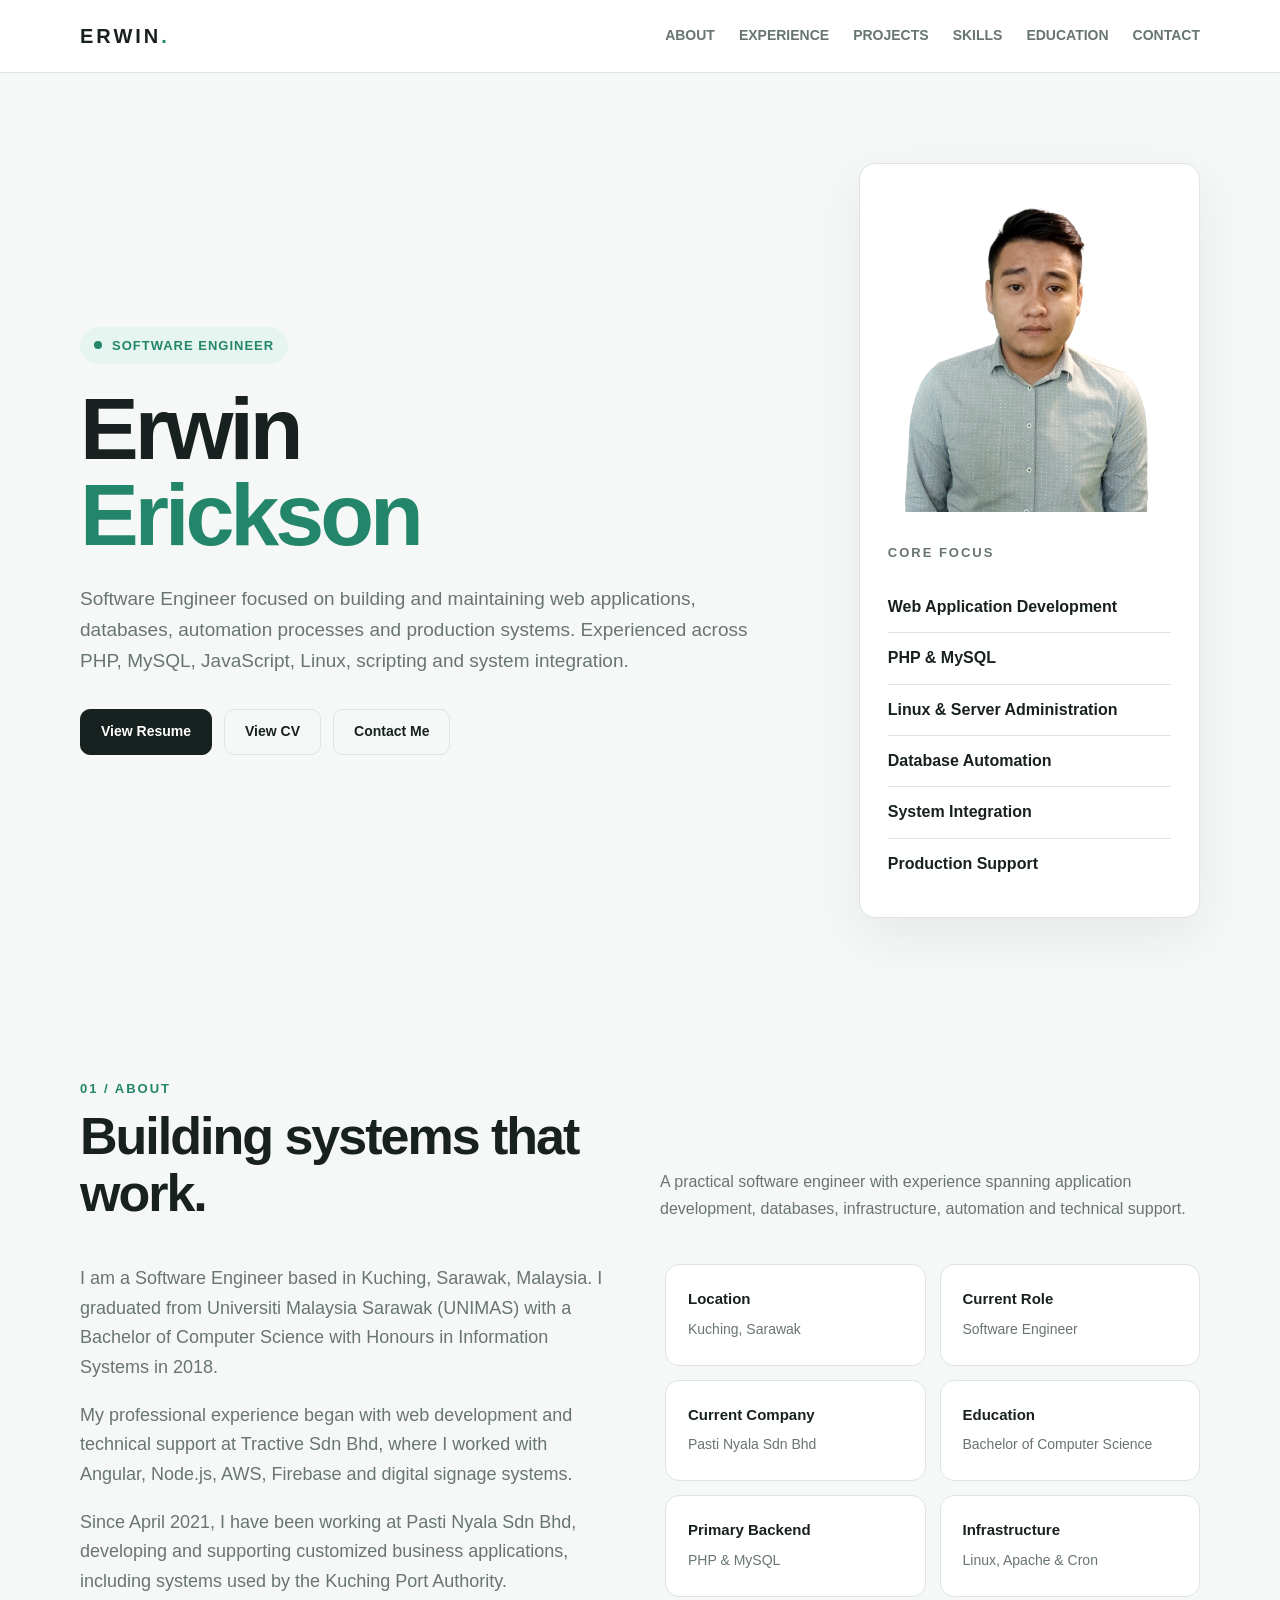
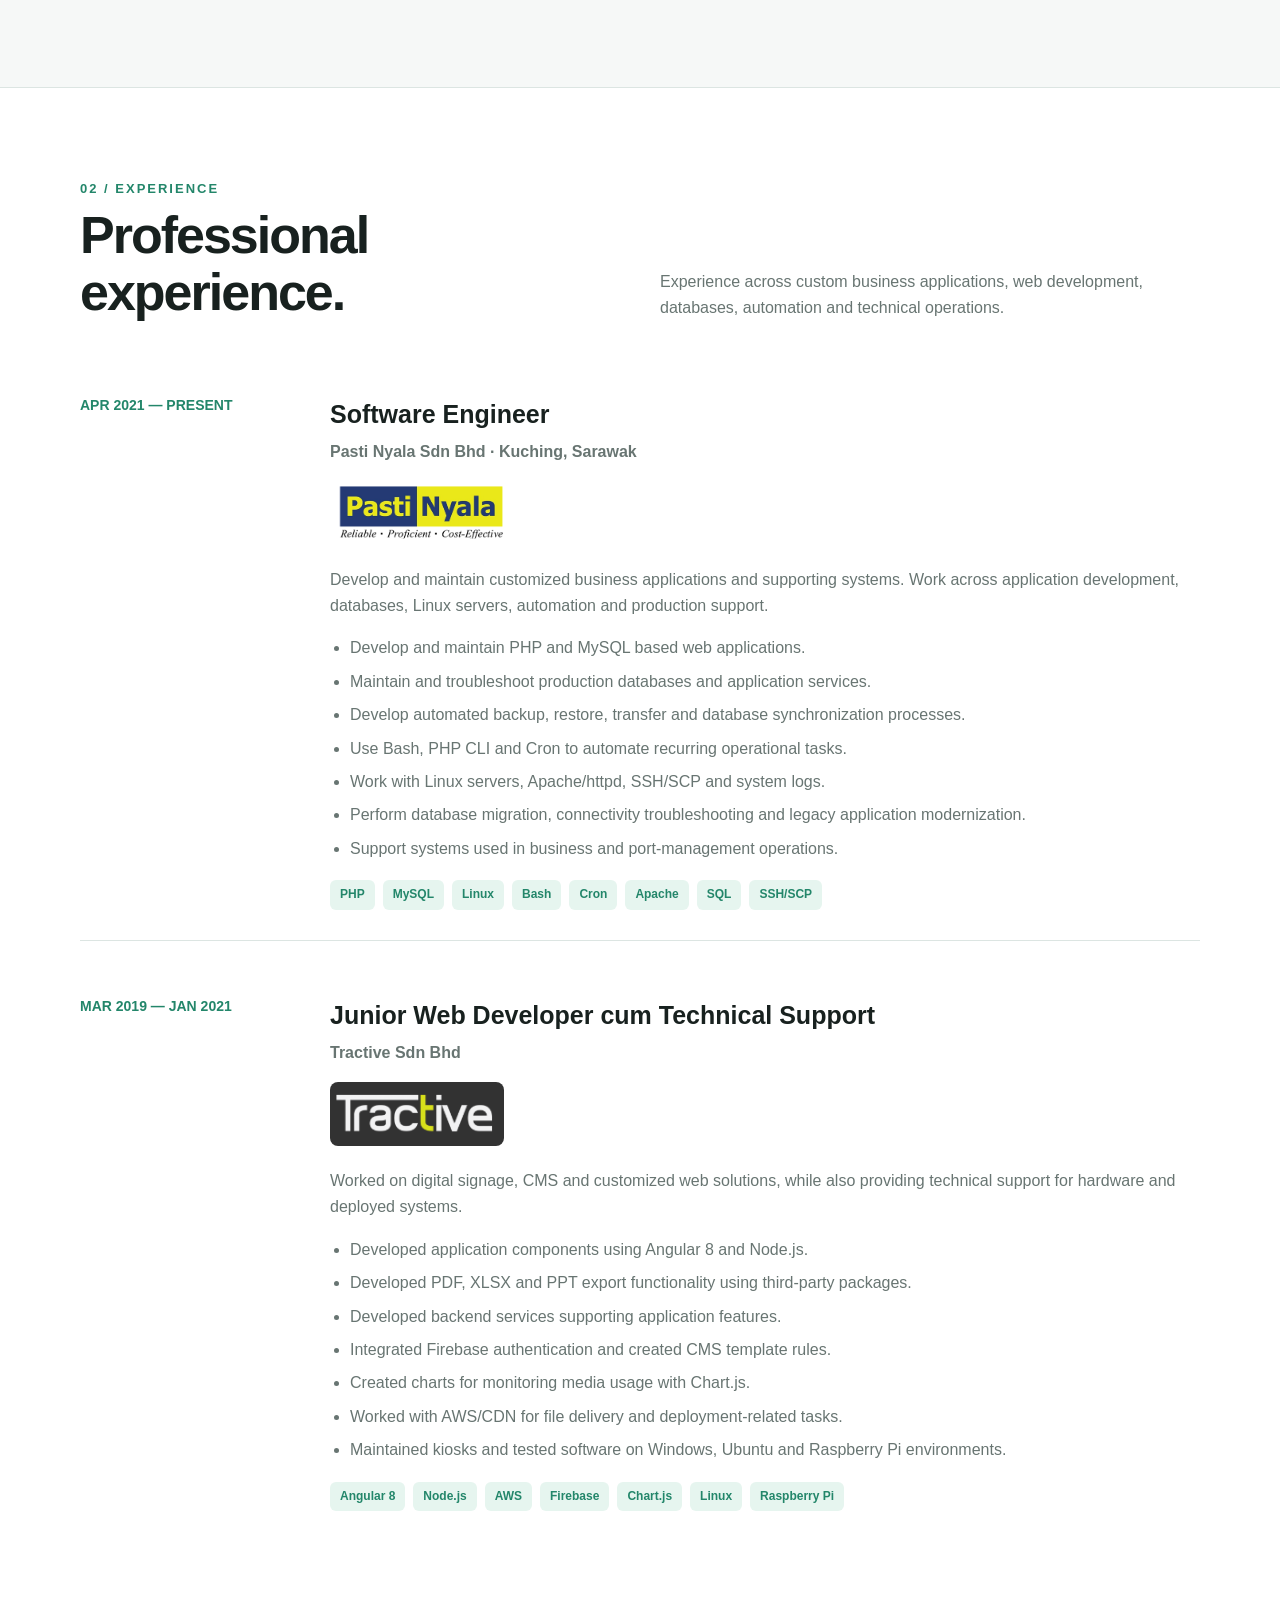
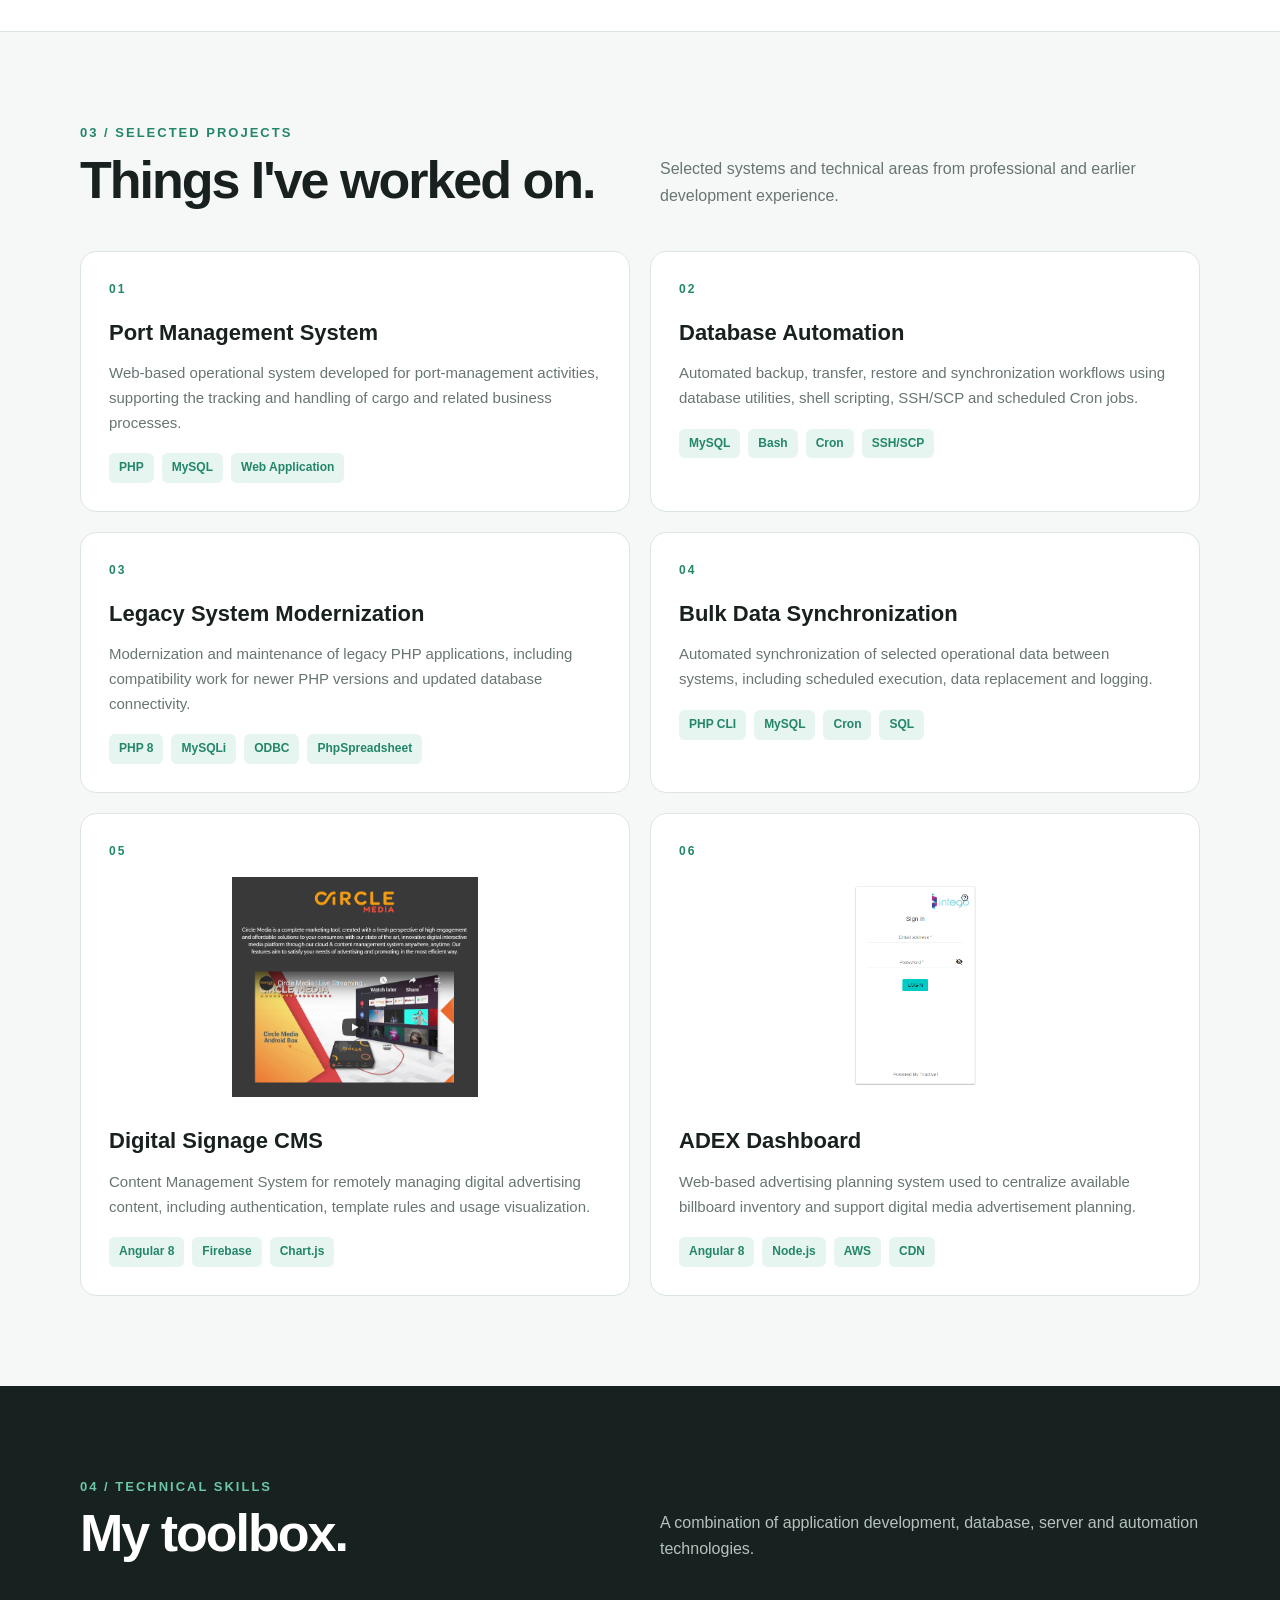
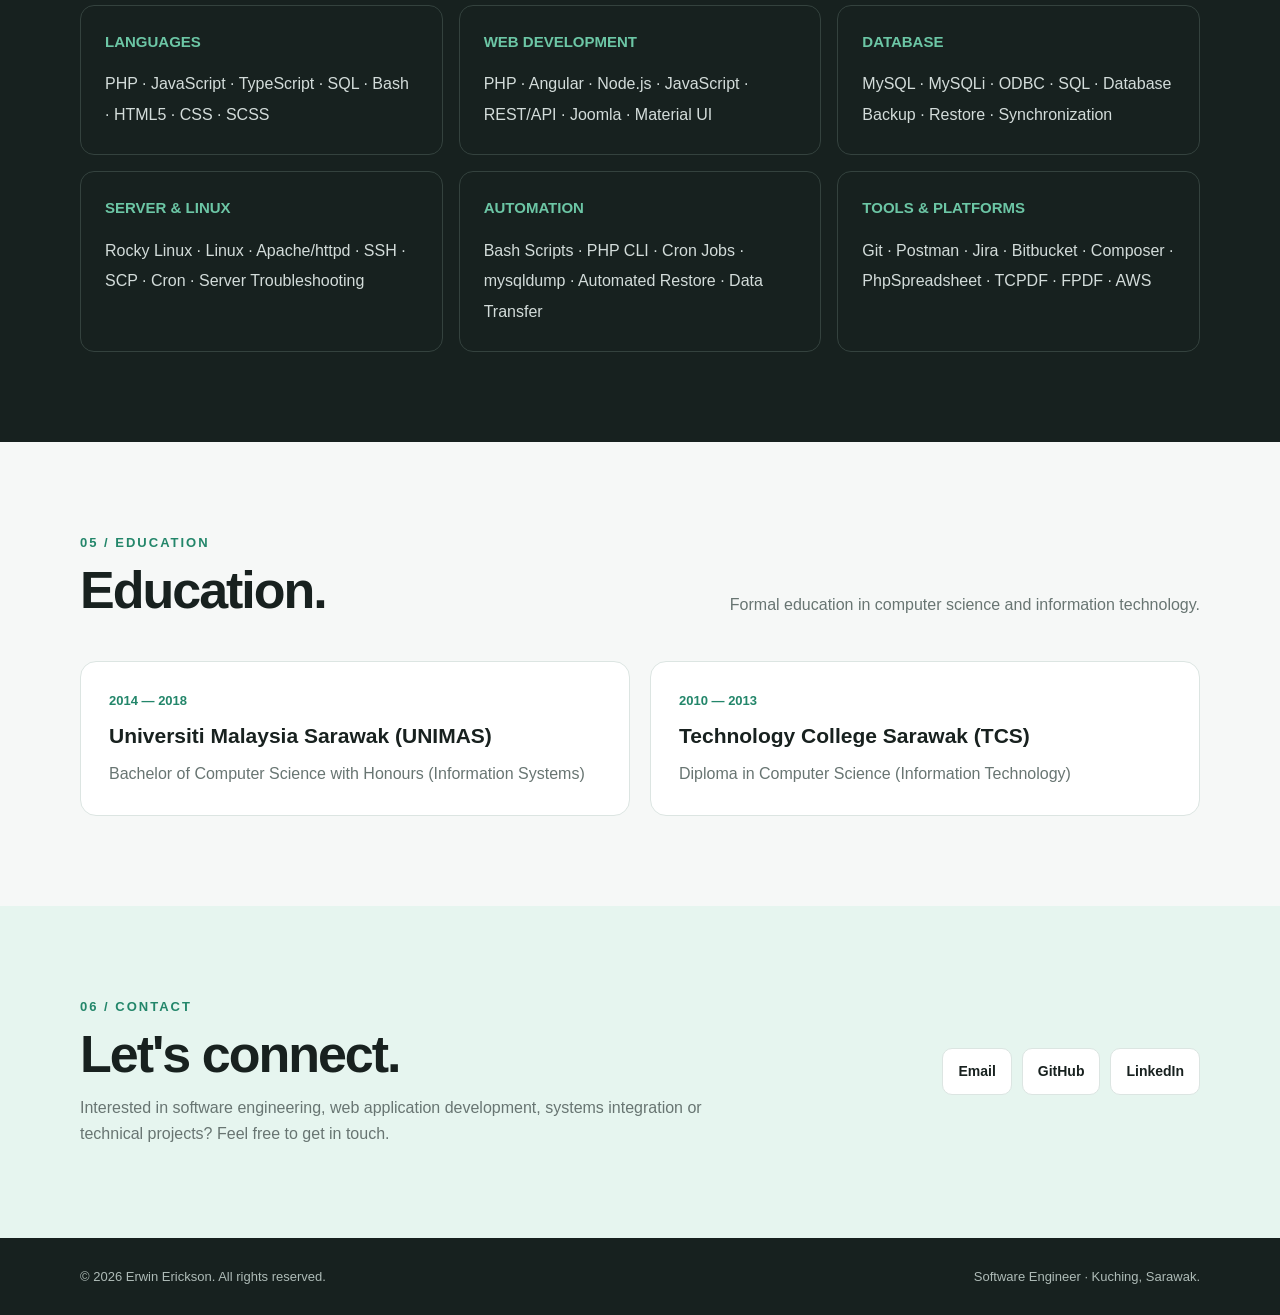
<file: index2.html>
<!DOCTYPE html>
<html lang="en">
<head>
    <meta charset="UTF-8">
    <meta name="viewport" content="width=device-width, initial-scale=1.0">
    <meta name="description" content="Erwin Erickson - Software Engineer specializing in web applications, PHP, MySQL, Linux, automation and systems development.">
    <meta name="author" content="Erwin Erickson">
    <title>Erwin Erickson | Software Engineer</title>

    <!--
    Image sources retained from the existing GitHub Pages repository:
    https://erwinerickson.github.io/images/erwin2.png
    https://erwinerickson.github.io/images/pnsb.png
    https://erwinerickson.github.io/images/tractive-logo.png
    https://erwinerickson.github.io/images/sgdev.png
    https://erwinerickson.github.io/images/intego.PNG

    Other existing image assets remain available under:
    https://erwinerickson.github.io/images/
-->
<style>
        :root {
            --bg: #f6f8f7;
            --surface: #ffffff;
            --text: #18211f;
            --muted: #687572;
            --line: #dce5e2;
            --accent: #6cc6a5;
            --accent-dark: #23866a;
            --accent-soft: #e6f5ef;
            --dark: #17211f;
            --max: 1120px;
            --radius: 16px;
        }

        * {
            box-sizing: border-box;
            margin: 0;
            padding: 0;
        }

        html {
            scroll-behavior: smooth;
        }

        body {
            font-family: Arial, Helvetica, sans-serif;
            background: var(--bg);
            color: var(--text);
            line-height: 1.65;
        }

        a {
            color: inherit;
            text-decoration: none;
        }

        .container {
            width: min(92%, var(--max));
            margin: 0 auto;
        }

        /* NAVIGATION */
        header {
            position: sticky;
            top: 0;
            z-index: 1000;
            background: rgba(255,255,255,.94);
            backdrop-filter: blur(10px);
            border-bottom: 1px solid var(--line);
        }

        nav {
            min-height: 72px;
            display: flex;
            align-items: center;
            justify-content: space-between;
            gap: 30px;
        }

        .brand {
            font-size: 20px;
            font-weight: 800;
            letter-spacing: 3px;
        }

        .brand span {
            color: var(--accent-dark);
        }

        .nav-links {
            display: flex;
            gap: 24px;
            list-style: none;
            font-size: 14px;
            font-weight: 700;
        }

        .nav-links a {
            color: var(--muted);
            transition: .2s ease;
        }

        .nav-links a:hover {
            color: var(--accent-dark);
        }

        /* HERO */
        .hero {
            min-height: 78vh;
            display: flex;
            align-items: center;
            padding: 90px 0 70px;
        }

        .hero-grid {
            display: grid;
            grid-template-columns: 1.35fr .65fr;
            gap: 70px;
            align-items: center;
        }

        .eyebrow {
            display: inline-flex;
            align-items: center;
            gap: 10px;
            color: var(--accent-dark);
            background: var(--accent-soft);
            padding: 8px 14px;
            border-radius: 999px;
            font-size: 13px;
            font-weight: 800;
            letter-spacing: 1px;
            text-transform: uppercase;
            margin-bottom: 22px;
        }

        .eyebrow::before {
            content: "";
            width: 8px;
            height: 8px;
            background: var(--accent-dark);
            border-radius: 50%;
        }

        h1 {
            font-size: clamp(46px, 8vw, 88px);
            line-height: .98;
            letter-spacing: -4px;
            margin-bottom: 24px;
        }

        .hero h1 span {
            display: block;
            color: var(--accent-dark);
        }

        .hero-description {
            max-width: 720px;
            font-size: 19px;
            color: var(--muted);
            margin-bottom: 32px;
        }

        .buttons {
            display: flex;
            flex-wrap: wrap;
            gap: 12px;
        }

        .button {
            display: inline-flex;
            align-items: center;
            justify-content: center;
            min-height: 46px;
            padding: 0 20px;
            border-radius: 10px;
            border: 1px solid var(--dark);
            background: var(--dark);
            color: white;
            font-size: 14px;
            font-weight: 700;
            transition: .2s ease;
        }

        .button:hover {
            transform: translateY(-2px);
            opacity: .9;
        }

        .button.secondary {
            background: transparent;
            color: var(--dark);
            border-color: var(--line);
        }

        .hero-card {
            background: var(--surface);
            border: 1px solid var(--line);
            border-radius: var(--radius);
            padding: 28px;
            box-shadow: 0 18px 50px rgba(25, 45, 40, .07);
        }

        .hero-card-title {
            font-size: 13px;
            text-transform: uppercase;
            letter-spacing: 2px;
            font-weight: 800;
            color: var(--muted);
            margin-bottom: 18px;
        }

        .hero-card ul {
            list-style: none;
        }

        .hero-card li {
            padding: 12px 0;
            border-bottom: 1px solid var(--line);
            font-weight: 700;
        }

        .hero-card li:last-child {
            border-bottom: 0;
        }

        /* SECTIONS */
        section {
            padding: 90px 0;
        }

        .section-heading {
            display: flex;
            align-items: end;
            justify-content: space-between;
            gap: 30px;
            margin-bottom: 42px;
        }

        .section-number {
            color: var(--accent-dark);
            font-size: 13px;
            font-weight: 800;
            letter-spacing: 2px;
            text-transform: uppercase;
            margin-bottom: 8px;
        }

        h2 {
            font-size: clamp(32px, 5vw, 52px);
            letter-spacing: -2px;
            line-height: 1.1;
        }

        .section-intro {
            max-width: 540px;
            color: var(--muted);
        }

        /* ABOUT */
        .about-grid {
            display: grid;
            grid-template-columns: 1fr 1fr;
            gap: 50px;
        }

        .about-text {
            font-size: 18px;
            color: var(--muted);
        }

        .about-text p + p {
            margin-top: 18px;
        }

        .facts {
            display: grid;
            grid-template-columns: 1fr 1fr;
            gap: 14px;
        }

        .fact {
            background: var(--surface);
            border: 1px solid var(--line);
            border-radius: 14px;
            padding: 22px;
        }

        .fact strong {
            display: block;
            font-size: 15px;
            margin-bottom: 4px;
        }

        .fact span {
            color: var(--muted);
            font-size: 14px;
        }

        /* EXPERIENCE */
        .experience {
            background: var(--surface);
            border-top: 1px solid var(--line);
            border-bottom: 1px solid var(--line);
        }

        .timeline {
            display: grid;
            gap: 24px;
        }

        .job {
            display: grid;
            grid-template-columns: 210px 1fr;
            gap: 40px;
            padding: 30px 0;
            border-bottom: 1px solid var(--line);
        }

        .job:last-child {
            border-bottom: 0;
        }

        .job-date {
            color: var(--accent-dark);
            font-size: 14px;
            font-weight: 800;
        }

        .job h3 {
            font-size: 25px;
            margin-bottom: 4px;
        }

        .company {
            color: var(--muted);
            font-weight: 700;
            margin-bottom: 15px;
        }

        .job p {
            color: var(--muted);
            margin-bottom: 16px;
        }

        .job ul {
            padding-left: 20px;
            color: var(--muted);
        }

        .job li + li {
            margin-top: 7px;
        }

        .tags {
            display: flex;
            flex-wrap: wrap;
            gap: 8px;
            margin-top: 18px;
        }

        .tag {
            background: var(--accent-soft);
            color: var(--accent-dark);
            padding: 5px 10px;
            border-radius: 6px;
            font-size: 12px;
            font-weight: 800;
        }

        /* PROJECTS */
        .projects {
            display: grid;
            grid-template-columns: repeat(2, 1fr);
            gap: 20px;
        }

        .project {
            background: var(--surface);
            border: 1px solid var(--line);
            border-radius: var(--radius);
            padding: 28px;
            transition: .2s ease;
        }

        .project:hover {
            transform: translateY(-4px);
            box-shadow: 0 16px 40px rgba(25, 45, 40, .08);
        }

        .project-number {
            color: var(--accent-dark);
            font-size: 12px;
            font-weight: 800;
            letter-spacing: 2px;
            margin-bottom: 15px;
        }

        .project h3 {
            font-size: 22px;
            margin-bottom: 10px;
        }

        .project p {
            color: var(--muted);
            font-size: 15px;
        }

        /* SKILLS */
        .skills {
            background: var(--dark);
            color: white;
        }

        .skills .section-number {
            color: var(--accent);
        }

        .skills .section-intro {
            color: #b7c2bf;
        }

        .skill-grid {
            display: grid;
            grid-template-columns: repeat(3, 1fr);
            gap: 16px;
        }

        .skill-group {
            border: 1px solid #34423e;
            border-radius: 14px;
            padding: 24px;
        }

        .skill-group h3 {
            color: var(--accent);
            font-size: 15px;
            margin-bottom: 15px;
        }

        .skill-group p {
            color: #d3dcda;
            line-height: 1.9;
        }

        /* EDUCATION */
        .education-grid {
            display: grid;
            grid-template-columns: 1fr 1fr;
            gap: 20px;
        }

        .education-card {
            background: var(--surface);
            border: 1px solid var(--line);
            border-radius: var(--radius);
            padding: 28px;
        }

        .education-card .date {
            color: var(--accent-dark);
            font-size: 13px;
            font-weight: 800;
            margin-bottom: 8px;
        }

        .education-card h3 {
            font-size: 21px;
            margin-bottom: 7px;
        }

        .education-card p {
            color: var(--muted);
        }

        /* CONTACT */
        .contact {
            background: var(--accent-soft);
        }

        .contact-box {
            display: grid;
            grid-template-columns: 1fr auto;
            gap: 40px;
            align-items: center;
        }

        .contact-box h2 {
            margin-bottom: 12px;
        }

        .contact-box p {
            color: var(--muted);
            max-width: 650px;
        }

        .contact-links {
            display: flex;
            flex-wrap: wrap;
            gap: 10px;
        }

        .contact-link {
            background: white;
            border: 1px solid var(--line);
            border-radius: 10px;
            padding: 11px 15px;
            font-size: 14px;
            font-weight: 700;
        }

        /* FOOTER */
        footer {
            background: var(--dark);
            color: #aebbb7;
            padding: 28px 0;
            font-size: 13px;
        }

        .footer-inner {
            display: flex;
            justify-content: space-between;
            gap: 20px;
        }

        /* RESPONSIVE */
        @media (max-width: 850px) {
            .nav-links {
                display: none;
            }

            .hero {
                min-height: auto;
                padding-top: 70px;
            }

            .hero-grid,
            .about-grid,
            .contact-box {
                grid-template-columns: 1fr;
            }

            .hero-grid {
                gap: 35px;
            }

            .job {
                grid-template-columns: 1fr;
                gap: 8px;
            }

            .projects,
            .skill-grid,
            .education-grid {
                grid-template-columns: 1fr;
            }

            .section-heading {
                display: block;
            }

            .section-intro {
                margin-top: 15px;
            }
        }

        @media (max-width: 520px) {
            h1 {
                letter-spacing: -2px;
            }

            section {
                padding: 65px 0;
            }

            .facts {
                grid-template-columns: 1fr;
            }

            .hero-description {
                font-size: 17px;
            }

            .footer-inner {
                flex-direction: column;
            }
        }
    </style>
</head>

<body>

<header>
    <div class="container">
        <nav>
            <a href="#top" class="brand">ERWIN<span>.</span></a>

            <ul class="nav-links">
                <li><a href="#about">ABOUT</a></li>
                <li><a href="#experience">EXPERIENCE</a></li>
                <li><a href="#projects">PROJECTS</a></li>
                <li><a href="#skills">SKILLS</a></li>
                <li><a href="#education">EDUCATION</a></li>
                <li><a href="#contact">CONTACT</a></li>
            </ul>
        </nav>
    </div>
</header>

<main id="top">

    <!-- HERO -->
    <section class="hero">
        <div class="container hero-grid">

            <div>
                <div class="eyebrow">Software Engineer</div>

                <h1>
                    Erwin
                    <span>Erickson</span>
                </h1>

                <p class="hero-description">
                    Software Engineer focused on building and maintaining web applications,
                    databases, automation processes and production systems.
                    Experienced across PHP, MySQL, JavaScript, Linux, scripting and
                    system integration.
                </p>

                <div class="buttons">
                    <!-- Replace these files with your latest documents -->
                    <a class="button" href="https://drive.google.com/file/d/1mCb2yfbmS6jcmGpLDcJpWZlGx0QvtpVT/view?usp=sharing" target="_blank">View Resume</a>
                    <a class="button secondary" href="https://drive.google.com/file/d/1rOzmje07xZDE-nq2P08XLj3Ttxc0-pD_/view?usp=sharing" target="_blank">View CV</a>
                    <a class="button secondary" href="#contact">Contact Me</a>
                </div>
            </div>

            <aside class="hero-card">
                <img src="https://erwinerickson.github.io/images/erwin2.png"
                     alt="Erwin Erickson"
                     style="width:100%;max-height:320px;object-fit:cover;border-radius:12px;margin-bottom:22px;">
                <div class="hero-card-title">Core Focus</div>
                <ul>
                    <li>Web Application Development</li>
                    <li>PHP &amp; MySQL</li>
                    <li>Linux &amp; Server Administration</li>
                    <li>Database Automation</li>
                    <li>System Integration</li>
                    <li>Production Support</li>
                </ul>
            </aside>

        </div>
    </section>

    <!-- ABOUT -->
    <section id="about">
        <div class="container">

            <div class="section-heading">
                <div>
                    <div class="section-number">01 / About</div>
                    <h2>Building systems that work.</h2>
                </div>

                <p class="section-intro">
                    A practical software engineer with experience spanning application
                    development, databases, infrastructure, automation and technical support.
                </p>
            </div>

            <div class="about-grid">

                <div class="about-text">
                    <p>
                        I am a Software Engineer based in Kuching, Sarawak, Malaysia.
                        I graduated from Universiti Malaysia Sarawak (UNIMAS) with a
                        Bachelor of Computer Science with Honours in Information Systems
                        in 2018.
                    </p>

                    <p>
                        My professional experience began with web development and
                        technical support at Tractive Sdn Bhd, where I worked with
                        Angular, Node.js, AWS, Firebase and digital signage systems.
                    </p>

                    <p>
                        Since April 2021, I have been working at Pasti Nyala Sdn Bhd,
                        developing and supporting customized business applications,
                        including systems used by the Kuching Port Authority.
                    </p>
                </div>

                <div class="facts">
                    <div class="fact">
                        <strong>Location</strong>
                        <span>Kuching, Sarawak</span>
                    </div>

                    <div class="fact">
                        <strong>Current Role</strong>
                        <span>Software Engineer</span>
                    </div>

                    <div class="fact">
                        <strong>Current Company</strong>
                        <span>Pasti Nyala Sdn Bhd</span>
                    </div>

                    <div class="fact">
                        <strong>Education</strong>
                        <span>Bachelor of Computer Science</span>
                    </div>

                    <div class="fact">
                        <strong>Primary Backend</strong>
                        <span>PHP &amp; MySQL</span>
                    </div>

                    <div class="fact">
                        <strong>Infrastructure</strong>
                        <span>Linux, Apache &amp; Cron</span>
                    </div>
                </div>

            </div>
        </div>
    </section>

    <!-- EXPERIENCE -->
    <section id="experience" class="experience">
        <div class="container">

            <div class="section-heading">
                <div>
                    <div class="section-number">02 / Experience</div>
                    <h2>Professional experience.</h2>
                </div>

                <p class="section-intro">
                    Experience across custom business applications, web development,
                    databases, automation and technical operations.
                </p>
            </div>

            <div class="timeline">

                <article class="job">
                    <div class="job-date">APR 2021 — PRESENT</div>

                    <div>
                        <h3>Software Engineer</h3>
                        <div class="company">Pasti Nyala Sdn Bhd · Kuching, Sarawak</div>
                        <img src="https://erwinerickson.github.io/images/pnsb.png"
                             alt="Pasti Nyala Sdn Bhd"
                             style="height:64px;max-width:180px;object-fit:contain;border-radius:8px;margin-bottom:14px;">

                        <p>
                            Develop and maintain customized business applications and
                            supporting systems. Work across application development,
                            databases, Linux servers, automation and production support.
                        </p>

                        <ul>
                            <li>Develop and maintain PHP and MySQL based web applications.</li>
                            <li>Maintain and troubleshoot production databases and application services.</li>
                            <li>Develop automated backup, restore, transfer and database synchronization processes.</li>
                            <li>Use Bash, PHP CLI and Cron to automate recurring operational tasks.</li>
                            <li>Work with Linux servers, Apache/httpd, SSH/SCP and system logs.</li>
                            <li>Perform database migration, connectivity troubleshooting and legacy application modernization.</li>
                            <li>Support systems used in business and port-management operations.</li>
                        </ul>

                        <div class="tags">
                            <span class="tag">PHP</span>
                            <span class="tag">MySQL</span>
                            <span class="tag">Linux</span>
                            <span class="tag">Bash</span>
                            <span class="tag">Cron</span>
                            <span class="tag">Apache</span>
                            <span class="tag">SQL</span>
                            <span class="tag">SSH/SCP</span>
                        </div>
                    </div>
                </article>

                <article class="job">
                    <div class="job-date">MAR 2019 — JAN 2021</div>

                    <div>
                        <h3>Junior Web Developer cum Technical Support</h3>
                        <div class="company">Tractive Sdn Bhd</div>
                        <img src="https://erwinerickson.github.io/images/tractive-logo.png"
                             alt="Tractive Sdn Bhd"
                             style="height:64px;max-width:180px;object-fit:contain;border-radius:8px;margin-bottom:14px;">

                        <p>
                            Worked on digital signage, CMS and customized web solutions,
                            while also providing technical support for hardware and
                            deployed systems.
                        </p>

                        <ul>
                            <li>Developed application components using Angular 8 and Node.js.</li>
                            <li>Developed PDF, XLSX and PPT export functionality using third-party packages.</li>
                            <li>Developed backend services supporting application features.</li>
                            <li>Integrated Firebase authentication and created CMS template rules.</li>
                            <li>Created charts for monitoring media usage with Chart.js.</li>
                            <li>Worked with AWS/CDN for file delivery and deployment-related tasks.</li>
                            <li>Maintained kiosks and tested software on Windows, Ubuntu and Raspberry Pi environments.</li>
                        </ul>

                        <div class="tags">
                            <span class="tag">Angular 8</span>
                            <span class="tag">Node.js</span>
                            <span class="tag">AWS</span>
                            <span class="tag">Firebase</span>
                            <span class="tag">Chart.js</span>
                            <span class="tag">Linux</span>
                            <span class="tag">Raspberry Pi</span>
                        </div>
                    </div>
                </article>

            </div>
        </div>
    </section>

    <!-- PROJECTS -->
    <section id="projects">
        <div class="container">

            <div class="section-heading">
                <div>
                    <div class="section-number">03 / Selected Projects</div>
                    <h2>Things I've worked on.</h2>
                </div>

                <p class="section-intro">
                    Selected systems and technical areas from professional and earlier
                    development experience.
                </p>
            </div>

            <div class="projects">

                <article class="project">
                    <div class="project-number">01</div>
                    <h3>Port Management System</h3>
                    <p>
                        Web-based operational system developed for port-management
                        activities, supporting the tracking and handling of cargo and
                        related business processes.
                    </p>
                    <div class="tags">
                        <span class="tag">PHP</span>
                        <span class="tag">MySQL</span>
                        <span class="tag">Web Application</span>
                    </div>
                </article>

                <article class="project">
                    <div class="project-number">02</div>
                    <h3>Database Automation</h3>
                    <p>
                        Automated backup, transfer, restore and synchronization workflows
                        using database utilities, shell scripting, SSH/SCP and scheduled
                        Cron jobs.
                    </p>
                    <div class="tags">
                        <span class="tag">MySQL</span>
                        <span class="tag">Bash</span>
                        <span class="tag">Cron</span>
                        <span class="tag">SSH/SCP</span>
                    </div>
                </article>

                <article class="project">
                    <div class="project-number">03</div>
                    <h3>Legacy System Modernization</h3>
                    <p>
                        Modernization and maintenance of legacy PHP applications,
                        including compatibility work for newer PHP versions and updated
                        database connectivity.
                    </p>
                    <div class="tags">
                        <span class="tag">PHP 8</span>
                        <span class="tag">MySQLi</span>
                        <span class="tag">ODBC</span>
                        <span class="tag">PhpSpreadsheet</span>
                    </div>
                </article>

                <article class="project">
                    <div class="project-number">04</div>
                    <h3>Bulk Data Synchronization</h3>
                    <p>
                        Automated synchronization of selected operational data between
                        systems, including scheduled execution, data replacement and
                        logging.
                    </p>
                    <div class="tags">
                        <span class="tag">PHP CLI</span>
                        <span class="tag">MySQL</span>
                        <span class="tag">Cron</span>
                        <span class="tag">SQL</span>
                    </div>
                </article>

                <article class="project">
                    <div class="project-number">05</div>
                    <img src="https://erwinerickson.github.io/images/sgdev.png"
                         alt="Digital Signage CMS"
                         style="width:100%;height:220px;object-fit:contain;border-radius:10px;margin-bottom:18px;">
                    <h3>Digital Signage CMS</h3>
                    <p>
                        Content Management System for remotely managing digital
                        advertising content, including authentication, template rules
                        and usage visualization.
                    </p>
                    <div class="tags">
                        <span class="tag">Angular 8</span>
                        <span class="tag">Firebase</span>
                        <span class="tag">Chart.js</span>
                    </div>
                </article>

                <article class="project">
                    <div class="project-number">06</div>
                    <img src="https://erwinerickson.github.io/images/intego.PNG"
                         alt="ADEX Dashboard"
                         style="width:100%;height:220px;object-fit:contain;border-radius:10px;margin-bottom:18px;">
                    <h3>ADEX Dashboard</h3>
                    <p>
                        Web-based advertising planning system used to centralize
                        available billboard inventory and support digital media
                        advertisement planning.
                    </p>
                    <div class="tags">
                        <span class="tag">Angular 8</span>
                        <span class="tag">Node.js</span>
                        <span class="tag">AWS</span>
                        <span class="tag">CDN</span>
                    </div>
                </article>

            </div>
        </div>
    </section>

    <!-- SKILLS -->
    <section id="skills" class="skills">
        <div class="container">

            <div class="section-heading">
                <div>
                    <div class="section-number">04 / Technical Skills</div>
                    <h2>My toolbox.</h2>
                </div>

                <p class="section-intro">
                    A combination of application development, database, server and
                    automation technologies.
                </p>
            </div>

            <div class="skill-grid">

                <div class="skill-group">
                    <h3>LANGUAGES</h3>
                    <p>PHP · JavaScript · TypeScript · SQL · Bash · HTML5 · CSS · SCSS</p>
                </div>

                <div class="skill-group">
                    <h3>WEB DEVELOPMENT</h3>
                    <p>PHP · Angular · Node.js · JavaScript · REST/API · Joomla · Material UI</p>
                </div>

                <div class="skill-group">
                    <h3>DATABASE</h3>
                    <p>MySQL · MySQLi · ODBC · SQL · Database Backup · Restore · Synchronization</p>
                </div>

                <div class="skill-group">
                    <h3>SERVER &amp; LINUX</h3>
                    <p>Rocky Linux · Linux · Apache/httpd · SSH · SCP · Cron · Server Troubleshooting</p>
                </div>

                <div class="skill-group">
                    <h3>AUTOMATION</h3>
                    <p>Bash Scripts · PHP CLI · Cron Jobs · mysqldump · Automated Restore · Data Transfer</p>
                </div>

                <div class="skill-group">
                    <h3>TOOLS &amp; PLATFORMS</h3>
                    <p>Git · Postman · Jira · Bitbucket · Composer · PhpSpreadsheet · TCPDF · FPDF · AWS</p>
                </div>

            </div>
        </div>
    </section>

    <!-- EDUCATION -->
    <section id="education">
        <div class="container">

            <div class="section-heading">
                <div>
                    <div class="section-number">05 / Education</div>
                    <h2>Education.</h2>
                </div>

                <p class="section-intro">
                    Formal education in computer science and information technology.
                </p>
            </div>

            <div class="education-grid">

                <article class="education-card">
                    <div class="date">2014 — 2018</div>
                    <h3>Universiti Malaysia Sarawak (UNIMAS)</h3>
                    <p>
                        Bachelor of Computer Science with Honours
                        (Information Systems)
                    </p>
                </article>

                <article class="education-card">
                    <div class="date">2010 — 2013</div>
                    <h3>Technology College Sarawak (TCS)</h3>
                    <p>
                        Diploma in Computer Science
                        (Information Technology)
                    </p>
                </article>

            </div>
        </div>
    </section>

    <!-- CONTACT -->
    <section id="contact" class="contact">
        <div class="container contact-box">

            <div>
                <div class="section-number">06 / Contact</div>
                <h2>Let's connect.</h2>
                <p>
                    Interested in software engineering, web application development,
                    systems integration or technical projects? Feel free to get in touch.
                </p>
            </div>

            <div class="contact-links">
                <a class="contact-link" href="mailto:erwinerickson92@gmail.com">
                    Email
                </a>

                <!-- Replace these URLs with your exact profiles if needed -->
                <a class="contact-link" href="https://github.com/erwinerickson" target="_blank" rel="noopener">
                    GitHub
                </a>

                <a class="contact-link" href="https://my.linkedin.com/in/erwin-erickson-15b713138" target="_blank" rel="noopener">
                    LinkedIn
                </a>
            </div>

        </div>
    </section>

</main>

<footer>
    <div class="container footer-inner">
        <div>© 2026 Erwin Erickson. All rights reserved.</div>
        <div>Software Engineer · Kuching, Sarawak.</div>
    </div>
</footer>

</body>
</html>
</file>
